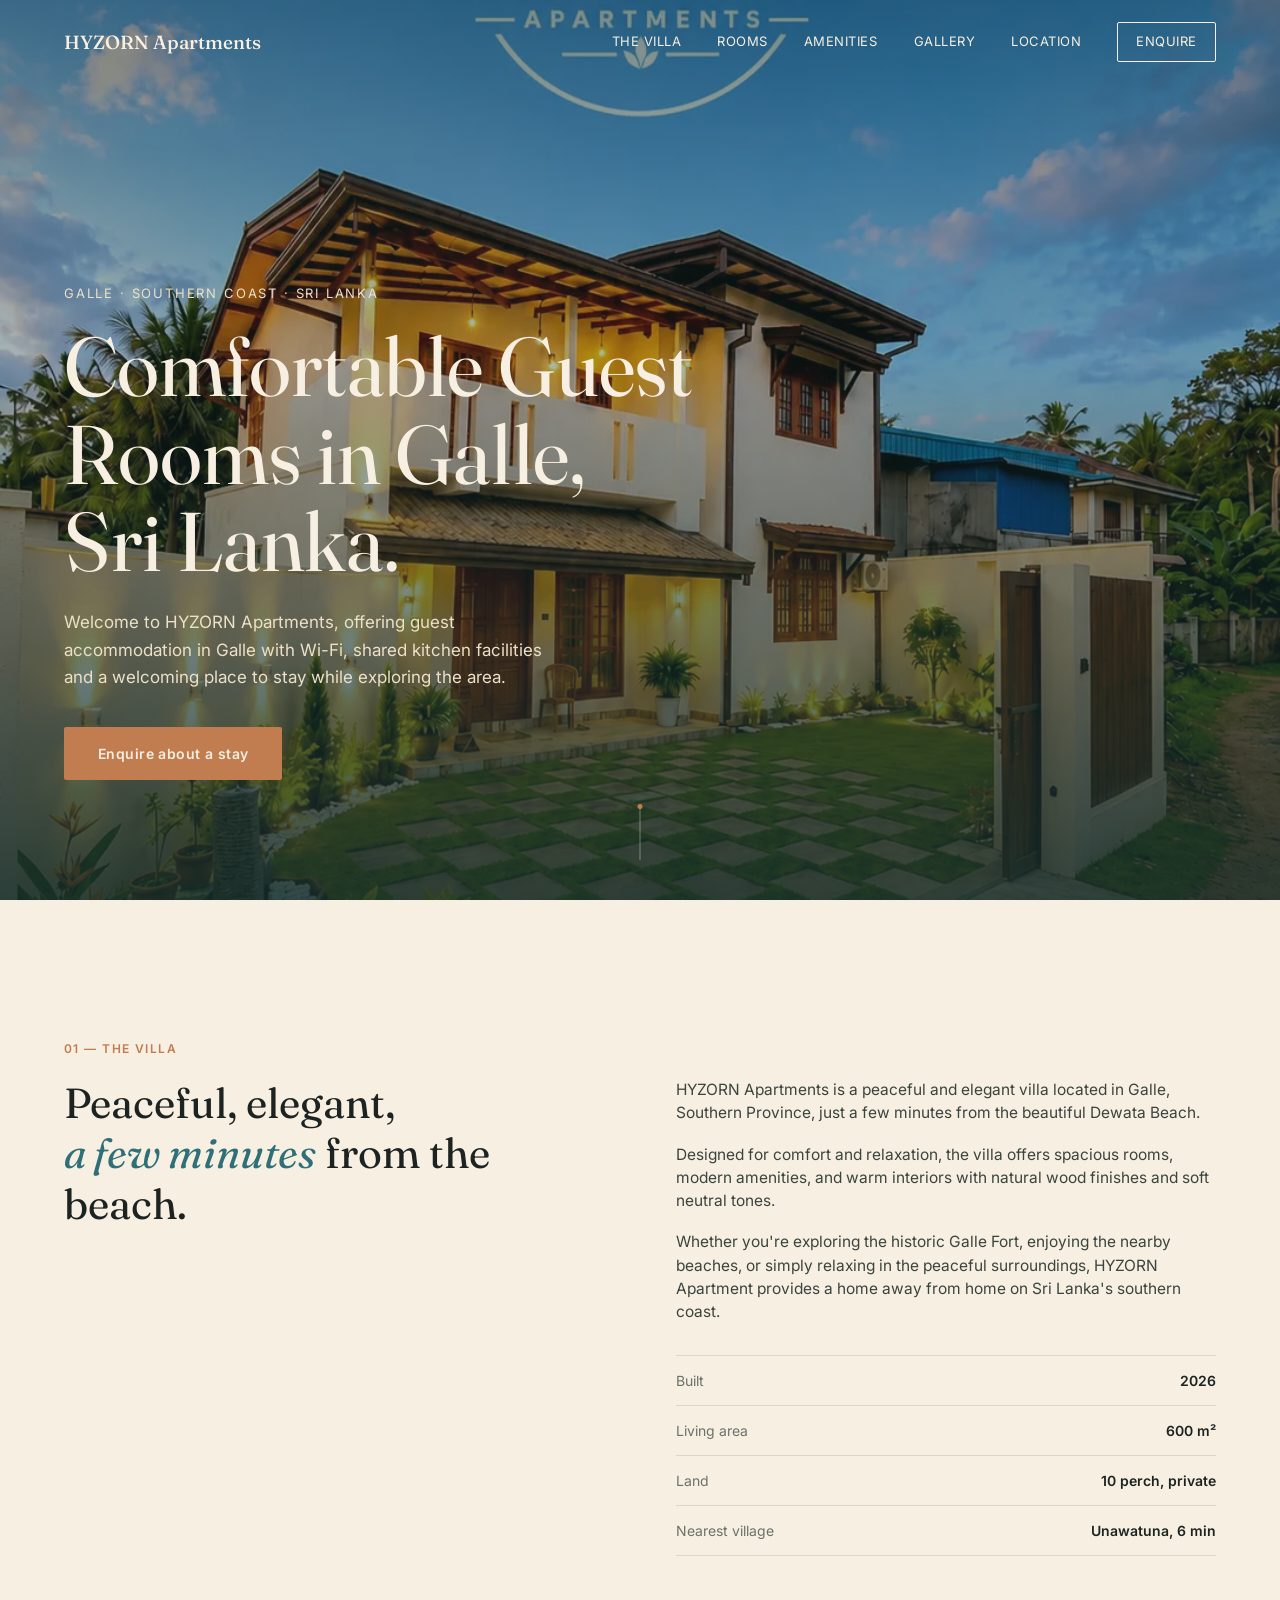
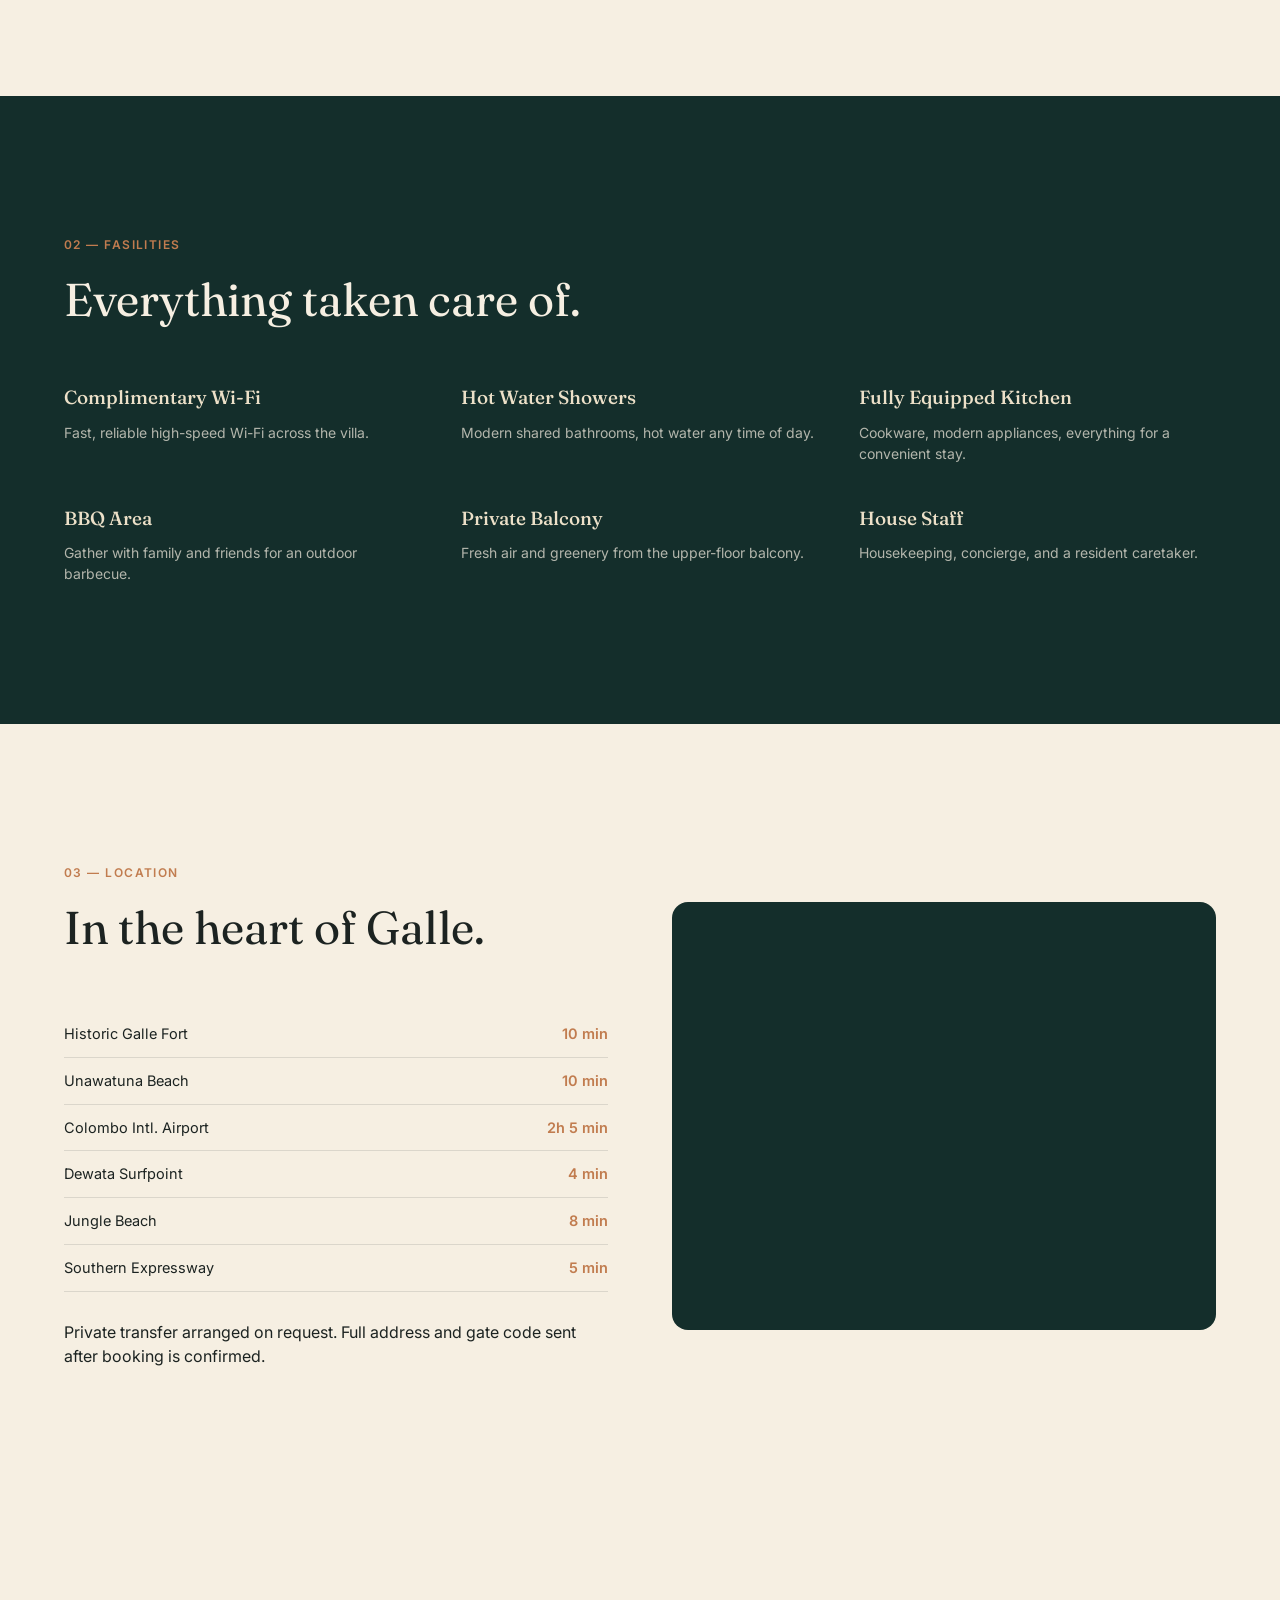
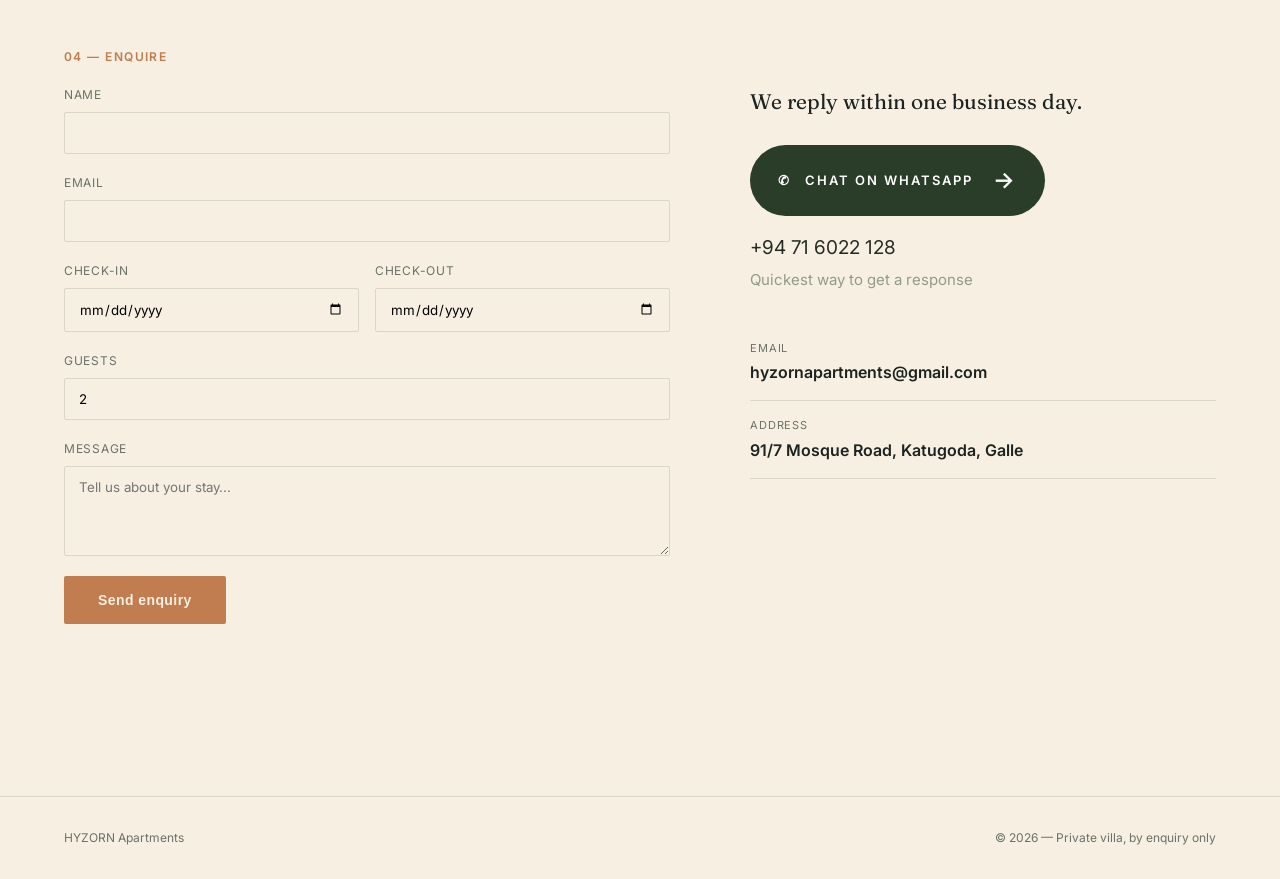
<file: index.html>
<!DOCTYPE html>
<html lang="en">
<head>
<meta charset="UTF-8">
<link rel="icon" type="image/png" href="/favicon.png">
<meta name="viewport" content="width=device-width, initial-scale=1.0">
<title>HYZORN Apartments | Guest Rooms in Galle, Sri Lanka</title>
<meta name="description" content="Discover HYZORN Apartments in Galle, Sri Lanka, offering comfortable guest rooms, Wi-Fi, shared kitchens and convenient access to local attractions.">
<link rel="canonical" href="https://hyzornapartments.com/">

<meta property="og:type" content="website">
<meta property="og:title" content="HYZORN Apartments | Galle, Sri Lanka">
<meta property="og:description" content="Explore guest accommodation at HYZORN Apartments in Galle, Sri Lanka.">
<meta property="og:url" content="https://hyzornapartments.com/">
<meta property="og:site_name" content="HYZORN Apartments">

<meta name="description" content="Hyzorn Apartment — a private villa in Galle, Sri Lanka. Five rooms, warm interiors, minutes from Unawatuna and Galle Fort.">
<link rel="preconnect" href="https://fonts.googleapis.com">
<link rel="preconnect" href="https://fonts.gstatic.com" crossorigin>
<link href="https://fonts.googleapis.com/css2?family=Fraunces:ital,opsz,wght@0,9..144,300;0,9..144,400;0,9..144,500;1,9..144,400;1,9..144,500&family=Inter:wght@400;500;600&display=swap" rel="stylesheet">
<link rel="stylesheet" href="css/style.css">
  
<script type="application/ld+json">
{
  "@context": "https://schema.org",
  "@type": "LodgingBusiness",
  "@id": "https://hyzornapartments.com/#lodging",
  "name": "HYZORN Apartments",
  "url": "https://hyzornapartments.com/",
  "description": "Guest accommodation in Galle, Sri Lanka, with Wi-Fi and shared kitchen facilities.",
  "address": {
    "@type": "PostalAddress",
    "addressLocality": "Galle",
    "addressCountry": "LK"
  },
  "amenityFeature": [
    {
      "@type": "LocationFeatureSpecification",
      "name": "Wi-Fi",
      "value": true
    },
    {
      "@type": "LocationFeatureSpecification",
      "name": "Shared kitchen",
      "value": true
    }
  ]
}
</script>

</head>
<body>

<!-- NAV -->
<header class="nav" id="siteNav">
  <a href="#hero" class="nav-mark">HYZORN Apartments</a>
  <button class="nav-toggle" id="navToggle" aria-label="Toggle menu">☰</button>
  <nav class="nav-links" id="navLinks">
    <a href="#about">The Villa</a>
    <a href="rooms.html">Rooms</a>
    <a href="#amenities">Amenities</a>
    <a href="gallery.html">Gallery</a>
    <a href="#location">Location</a>
    <a href="#contact" class="nav-cta">Enquire</a>
  </nav>
</header>

<main>

  <!-- HERO -->
  <section id="hero" class="hero">
    <div class="hero-media">
<img
  src="images/Hyzorn1.webp"
  alt="HYZORN Apartments guest accommodation in Galle, Sri Lanka"
  width="753"
  height="1000"
  fetchpriority="high"
>
      <div class="hero-scrim"></div>
    </div>
    <div class="hero-inner">
      <p class="hero-kicker reveal">Galle · Southern Coast · Sri Lanka</p>
      <h1 class="hero-title reveal">Comfortable Guest Rooms in Galle,<br>Sri Lanka.</h1>
      <p class="hero-sub reveal">Welcome to HYZORN Apartments, offering guest accommodation
  in Galle with Wi-Fi, shared kitchen facilities and a
  welcoming place to stay while exploring the area.</p>
      <a href="#contact" class="btn reveal">Enquire about a stay</a>
    </div>
    <a href="#about" class="hero-scroll" aria-label="Scroll down"><span></span></a>
  </section>

  <!-- ABOUT -->
  <section id="about" class="section about">
    <div class="section-kicker reveal">01 — The Villa</div>
    <div class="about-grid">
      <h2 class="about-heading reveal">Peaceful, elegant,<br><em>a few minutes</em> from the beach.</h2>
      <div class="about-copy reveal">
        <p>HYZORN Apartments is a peaceful and elegant villa located in Galle, Southern Province, just a few minutes from the beautiful Dewata Beach.</p>
        <p>Designed for comfort and relaxation, the villa offers spacious rooms, modern amenities, and warm interiors with natural wood finishes and soft neutral tones.</p>
        <p>Whether you're exploring the historic Galle Fort, enjoying the nearby beaches, or simply relaxing in the peaceful surroundings, HYZORN Apartment provides a home away from home on Sri Lanka's southern coast.</p>
        <dl class="about-facts">
          <div><dt>Built</dt><dd>2026</dd></div>
          <div><dt>Living area</dt><dd>600 m²</dd></div>
          <div><dt>Land</dt><dd>10 perch, private</dd></div>
          <div><dt>Nearest village</dt><dd>Unawatuna, 6 min</dd></div>
        </dl>
      </div>
    </div>
  </section>

  <!-- AMENITIES -->
  <section id="amenities" class="section amenities">
    <div class="amenities-inner">
      <div class="section-kicker reveal">02 — Fasilities</div>
      <h2 class="section-heading reveal">Everything taken care of.</h2>
      <div class="amenity-grid">
        <div class="amenity reveal"><h3>Complimentary Wi-Fi</h3><p>Fast, reliable high-speed Wi-Fi across the villa.</p></div>
        <div class="amenity reveal"><h3>Hot Water Showers</h3><p>Modern shared bathrooms, hot water any time of day.</p></div>
        <div class="amenity reveal"><h3>Fully Equipped Kitchen</h3><p>Cookware, modern appliances, everything for a convenient stay.</p></div>
        <div class="amenity reveal"><h3>BBQ Area</h3><p>Gather with family and friends for an outdoor barbecue.</p></div>
        <div class="amenity reveal"><h3>Private Balcony</h3><p>Fresh air and greenery from the upper-floor balcony.</p></div>
        <div class="amenity reveal"><h3>House Staff</h3><p>Housekeeping, concierge, and a resident caretaker.</p></div>
      </div>
    </div>
  </section>

  <!-- LOCATION -->
  <section id="location" class="section location">
    <div class="section-kicker reveal">03 — Location</div>
    <div class="location-grid">
      <div class="location-copy reveal">
        <h2 class="section-heading">In the heart of Galle.</h2>
        <ul class="location-list">
          <li><span>Historic Galle Fort</span><span>10 min</span></li>
          <li><span>Unawatuna Beach</span><span>10 min</span></li>
          <li><span>Colombo Intl. Airport</span><span>2h 5 min</span></li>
          <li><span>Dewata Surfpoint</span><span>4 min</span></li>
          <li><span>Jungle Beach</span><span>8 min</span></li>
          <li><span>Southern Expressway</span><span>5 min</span></li>
        </ul>
        <p>Private transfer arranged on request. Full address and gate code sent after booking is confirmed.</p>
      </div>
      <div class="location-map reveal">
  <iframe
    src="https://maps.google.com/maps?q=6.035954568076213%2C 80.24409383954817&amp;z=16&amp;output=embed"
    width="100%"
    height="100%"
    style="border:0;"
    allowfullscreen
    loading="lazy"
    referrerpolicy="no-referrer-when-downgrade"
    title="HYZORN Apartments Location - Galle">
  </iframe>
</div>
    </div>
  </section>

  <!-- CONTACT -->
  <section id="contact" class="section contact">
    <div class="section-kicker reveal">04 — Enquire</div>
    <div class="contact-grid">
    <form class="contact-form reveal" id="enquiryForm" action="https://api.web3forms.com/submit" method="POST">
  <input type="hidden" name="access_key" value="4732b302-238f-4365-b54c-f19b75fd3b62">
  <input type="hidden" name="subject" value="New enquiry — HYZORN Apartments">
  <input type="hidden" name="from_name" value="HYZORN Apartments Website">
  <!-- spam trap: leave hidden -->
  <input type="checkbox" name="botcheck" style="display:none" tabindex="-1" autocomplete="off">

  <div class="field-row">
    <label for="name">Name</label>
    <input type="text" id="name" name="name" required>
  </div>
  <div class="field-row">
    <label for="email">Email</label>
    <input type="email" id="email" name="email" required>
  </div>
  <div class="field-row two-col">
    <div>
      <label for="checkin">Check-in</label>
      <input type="date" id="checkin" name="checkin">
    </div>
    <div>
      <label for="checkout">Check-out</label>
      <input type="date" id="checkout" name="checkout">
    </div>
  </div>
  <div class="field-row">
    <label for="guests">Guests</label>
    <input type="number" id="guests" name="guests" min="1" max="10" value="2">
  </div>
  <div class="field-row">
    <label for="message">Message</label>
    <textarea id="message" name="message" rows="4" placeholder="Tell us about your stay..."></textarea>
  </div>
  <button type="submit" class="btn" id="submitBtn">Send enquiry</button>
  <p class="form-note" id="formNote" role="status"></p>
</form>
      <div class="contact-details reveal">
  <p class="lead">We reply within one business day.</p>

  <div class="whatsapp-contact">
    <a
      href="https://wa.me/94716022128"
      target="_blank"
      rel="noopener noreferrer"
      class="whatsapp-btn"
    >
      <span>✆</span>
      <span>CHAT ON WHATSAPP</span>
      <span class="whatsapp-arrow">→</span>
    </a>

    <a href="tel:+94716022128" class="whatsapp-phone">
      +94 71 6022 128
    </a>

    <p class="whatsapp-description">
      Quickest way to get a response
    </p>
  </div>

  <dl>
    <div>
      <dt>Email</dt>
      <dd>hyzornapartments@gmail.com</dd>
    </div>
    <div>
      <dt>Address</dt>
      <dd>91/7 Mosque Road, Katugoda, Galle</dd>
    </div>
  </dl>
</div>
  </section>

</main>

<footer class="footer">
  <span>HYZORN Apartments</span>
  <span>&copy; <span id="year"></span> — Private villa, by enquiry only</span>
</footer>

<script src="js/script.js"></script>
</body>
</html>
</file>
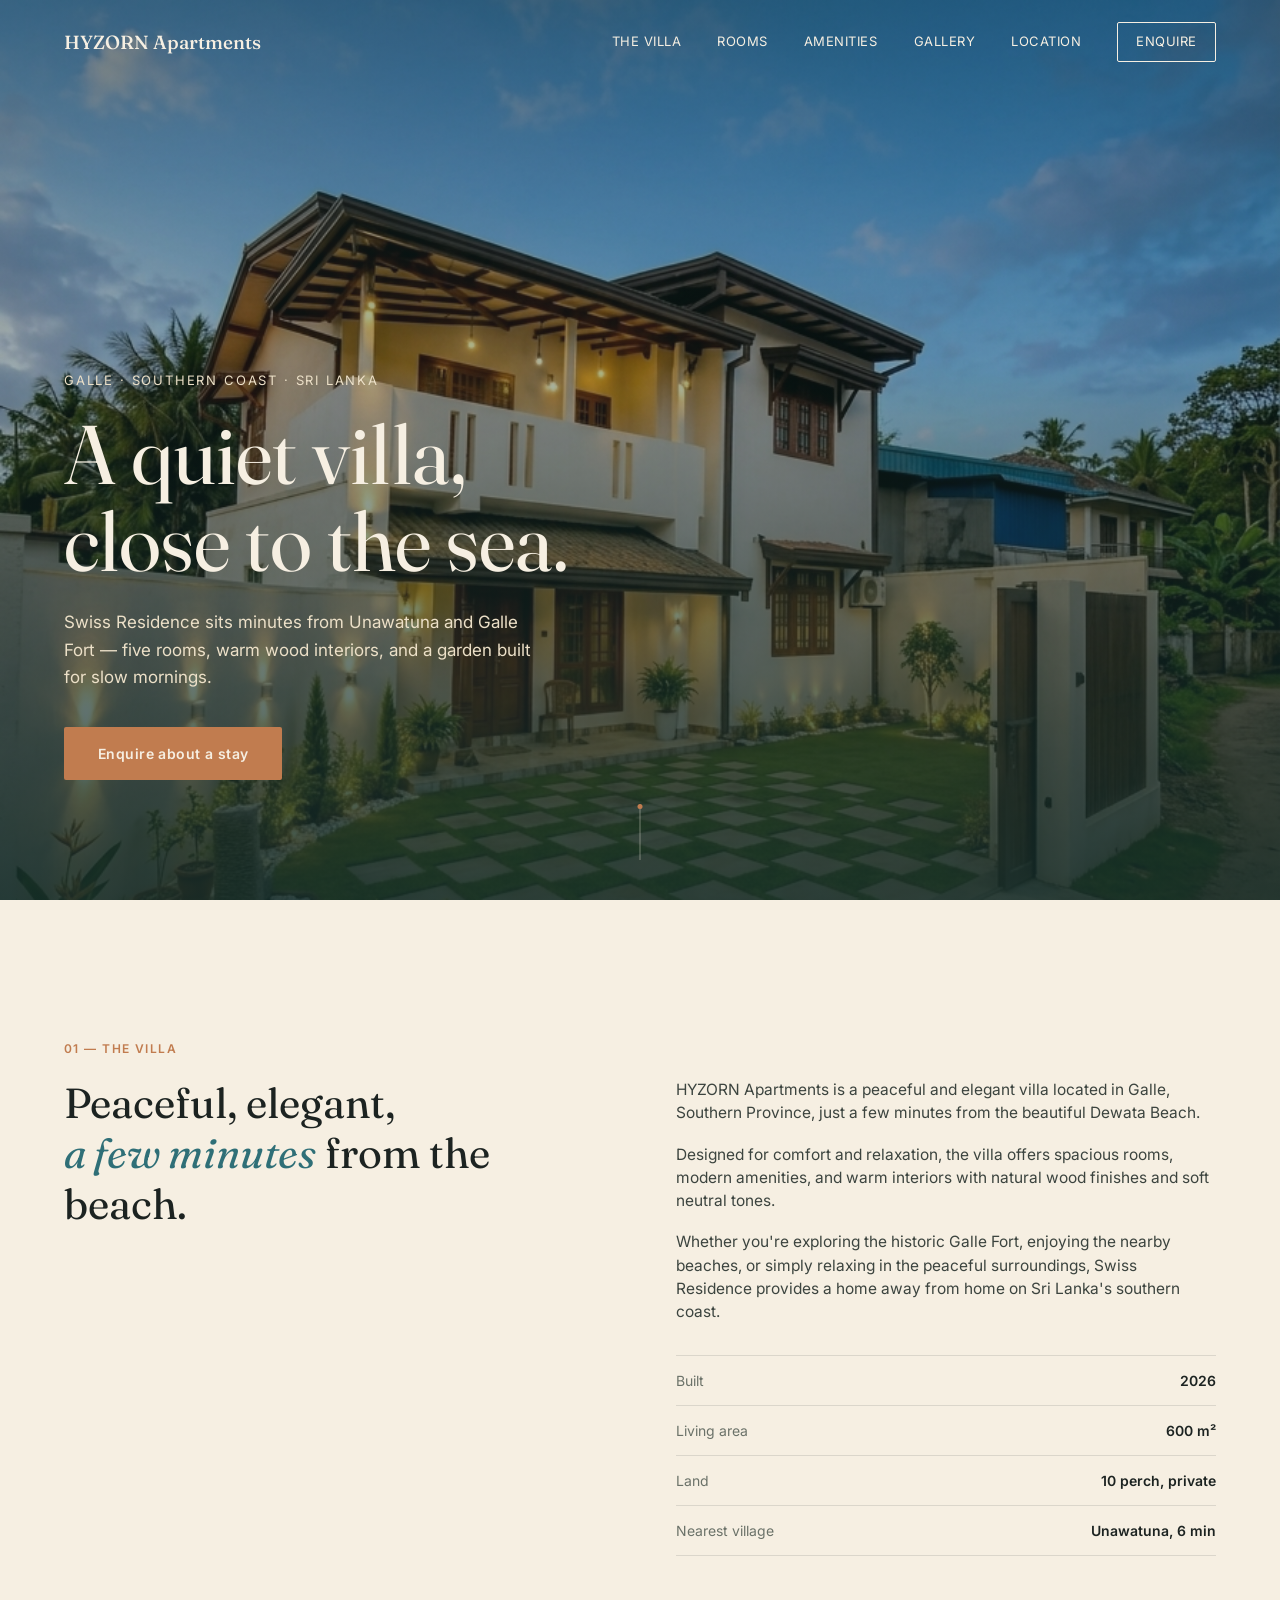
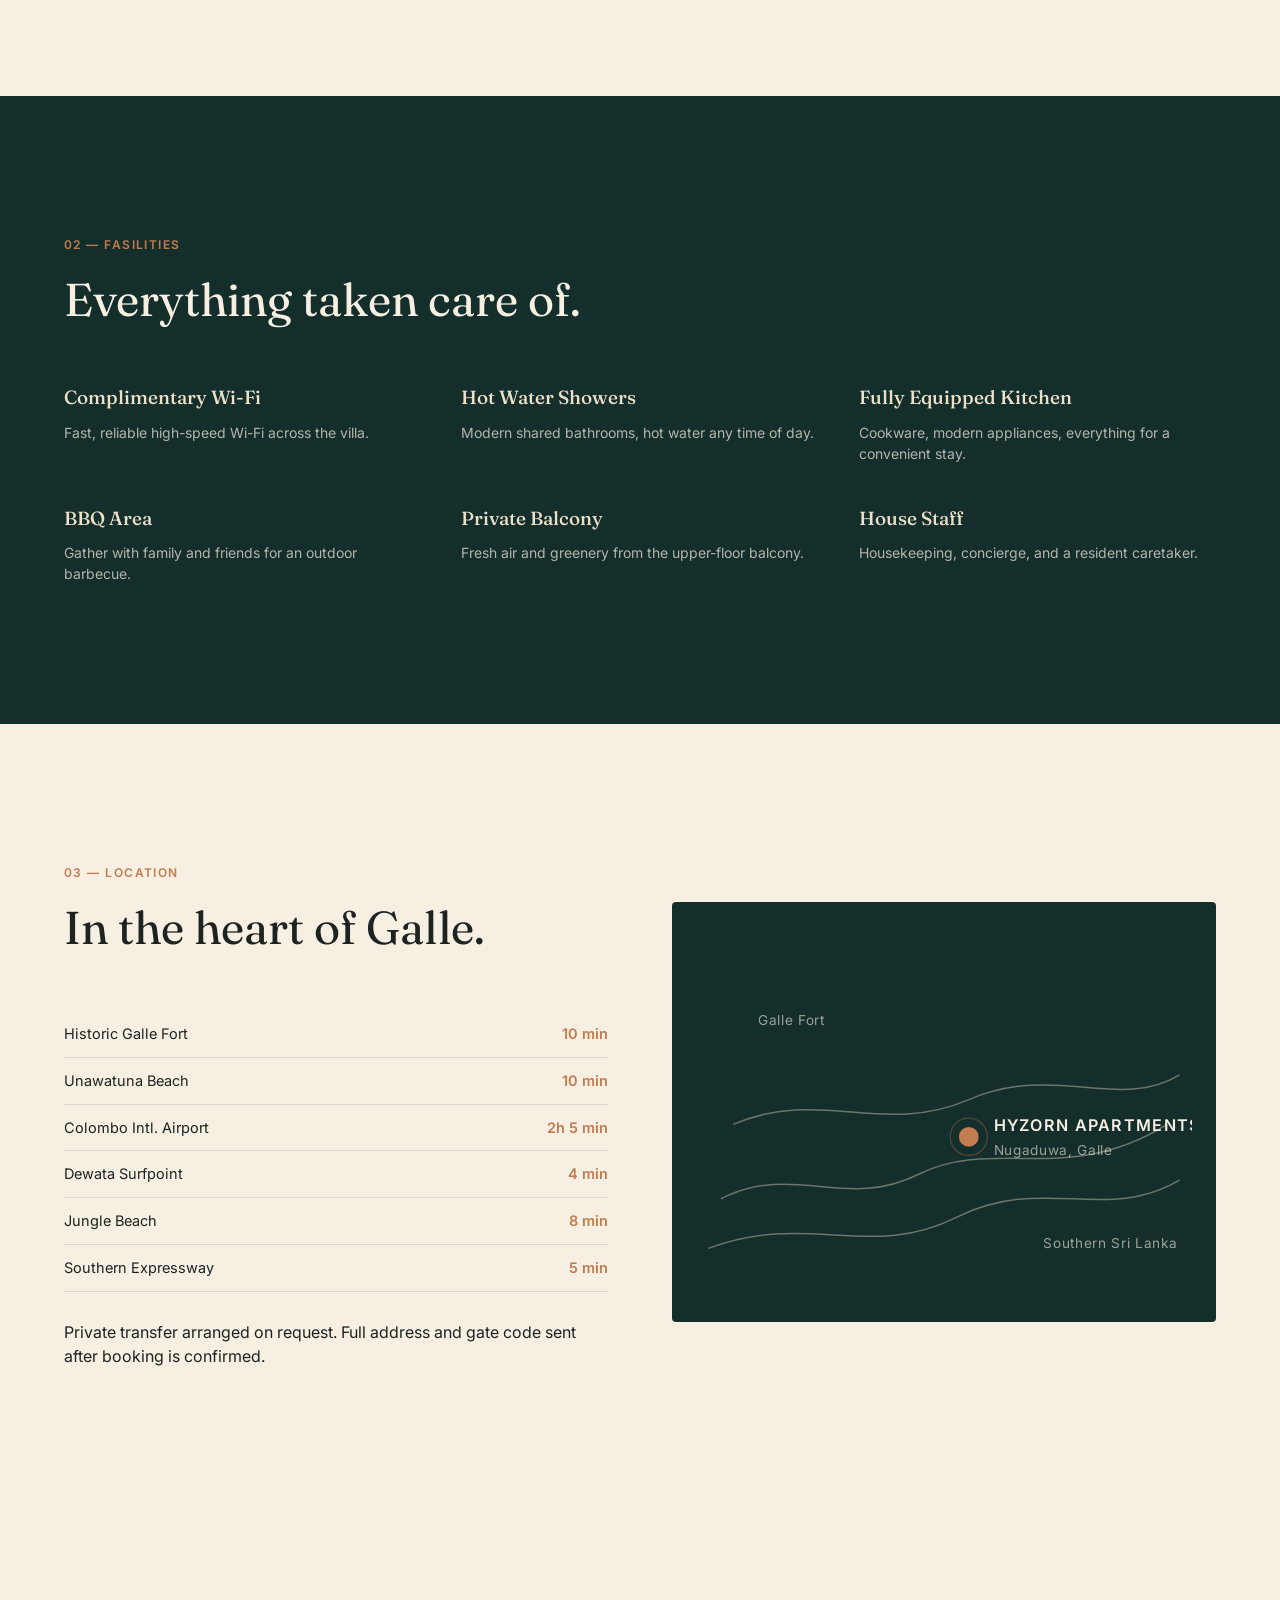
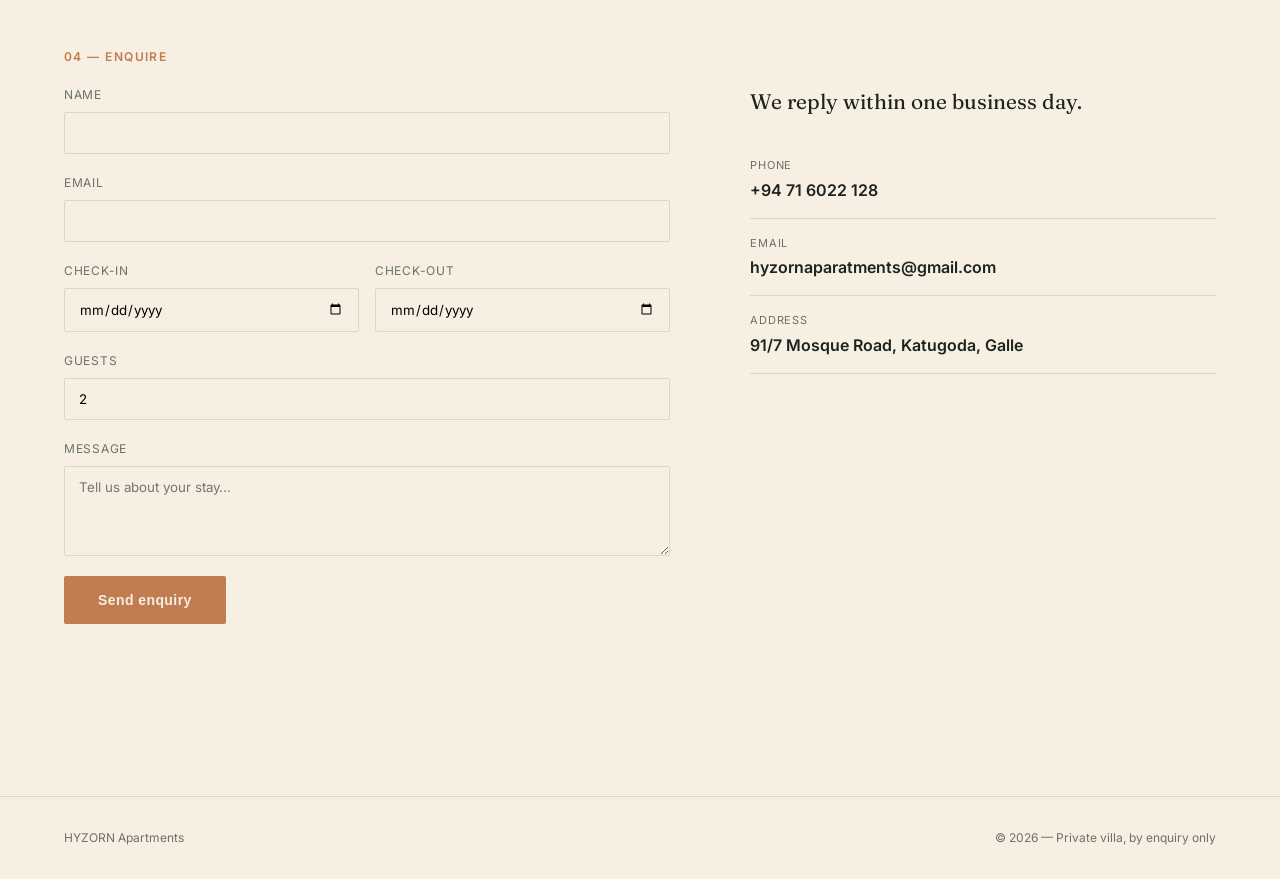
<file: Hyzorn/index.html>
<!DOCTYPE html>
<html lang="en">
<head>
<meta charset="UTF-8">
<meta name="viewport" content="width=device-width, initial-scale=1.0">
<title>HYZORN Apartments — Oceanview Villa, Galle</title>
<meta name="description" content="Swiss Residence — a private villa in Galle, Sri Lanka. Five rooms, warm interiors, minutes from Unawatuna and Galle Fort.">
<link rel="preconnect" href="https://fonts.googleapis.com">
<link rel="preconnect" href="https://fonts.gstatic.com" crossorigin>
<link href="https://fonts.googleapis.com/css2?family=Fraunces:ital,opsz,wght@0,9..144,300;0,9..144,400;0,9..144,500;1,9..144,400;1,9..144,500&family=Inter:wght@400;500;600&display=swap" rel="stylesheet">
<link rel="stylesheet" href="css/style.css">
</head>
<body>

<!-- NAV -->
<header class="nav" id="siteNav">
  <a href="#hero" class="nav-mark">HYZORN Apartments</a>
  <button class="nav-toggle" id="navToggle" aria-label="Toggle menu">☰</button>
  <nav class="nav-links" id="navLinks">
    <a href="#about">The Villa</a>
    <a href="rooms.html">Rooms</a>
    <a href="#amenities">Amenities</a>
    <a href="gallery.html">Gallery</a>
    <a href="#location">Location</a>
    <a href="#contact" class="nav-cta">Enquire</a>
  </nav>
</header>

<main>

  <!-- HERO -->
  <section id="hero" class="hero">
    <div class="hero-media">
      <img src="images/Villa1.png" alt="Swiss Residence villa exterior at dusk">
      <div class="hero-scrim"></div>
    </div>
    <div class="hero-inner">
      <p class="hero-kicker reveal">Galle · Southern Coast · Sri Lanka</p>
      <h1 class="hero-title reveal">A quiet villa,<br>close to the sea.</h1>
      <p class="hero-sub reveal">Swiss Residence sits minutes from Unawatuna and Galle Fort — five rooms, warm wood interiors, and a garden built for slow mornings.</p>
      <a href="#contact" class="btn reveal">Enquire about a stay</a>
    </div>
    <a href="#about" class="hero-scroll" aria-label="Scroll down"><span></span></a>
  </section>

  <!-- ABOUT -->
  <section id="about" class="section about">
    <div class="section-kicker reveal">01 — The Villa</div>
    <div class="about-grid">
      <h2 class="about-heading reveal">Peaceful, elegant,<br><em>a few minutes</em> from the beach.</h2>
      <div class="about-copy reveal">
        <p>HYZORN Apartments is a peaceful and elegant villa located in Galle, Southern Province, just a few minutes from the beautiful Dewata Beach.</p>
        <p>Designed for comfort and relaxation, the villa offers spacious rooms, modern amenities, and warm interiors with natural wood finishes and soft neutral tones.</p>
        <p>Whether you're exploring the historic Galle Fort, enjoying the nearby beaches, or simply relaxing in the peaceful surroundings, Swiss Residence provides a home away from home on Sri Lanka's southern coast.</p>
        <dl class="about-facts">
          <div><dt>Built</dt><dd>2026</dd></div>
          <div><dt>Living area</dt><dd>600 m²</dd></div>
          <div><dt>Land</dt><dd>10 perch, private</dd></div>
          <div><dt>Nearest village</dt><dd>Unawatuna, 6 min</dd></div>
        </dl>
      </div>
    </div>
  </section>

  <!-- AMENITIES -->
  <section id="amenities" class="section amenities">
    <div class="amenities-inner">
      <div class="section-kicker reveal">02 — Fasilities</div>
      <h2 class="section-heading reveal">Everything taken care of.</h2>
      <div class="amenity-grid">
        <div class="amenity reveal"><h3>Complimentary Wi-Fi</h3><p>Fast, reliable high-speed Wi-Fi across the villa.</p></div>
        <div class="amenity reveal"><h3>Hot Water Showers</h3><p>Modern shared bathrooms, hot water any time of day.</p></div>
        <div class="amenity reveal"><h3>Fully Equipped Kitchen</h3><p>Cookware, modern appliances, everything for a convenient stay.</p></div>
        <div class="amenity reveal"><h3>BBQ Area</h3><p>Gather with family and friends for an outdoor barbecue.</p></div>
        <div class="amenity reveal"><h3>Private Balcony</h3><p>Fresh air and greenery from the upper-floor balcony.</p></div>
        <div class="amenity reveal"><h3>House Staff</h3><p>Housekeeping, concierge, and a resident caretaker.</p></div>
      </div>
    </div>
  </section>

  <!-- LOCATION -->
  <section id="location" class="section location">
    <div class="section-kicker reveal">03 — Location</div>
    <div class="location-grid">
      <div class="location-copy reveal">
        <h2 class="section-heading">In the heart of Galle.</h2>
        <ul class="location-list">
          <li><span>Historic Galle Fort</span><span>10 min</span></li>
          <li><span>Unawatuna Beach</span><span>10 min</span></li>
          <li><span>Colombo Intl. Airport</span><span>2h 5 min</span></li>
          <li><span>Dewata Surfpoint</span><span>4 min</span></li>
          <li><span>Jungle Beach</span><span>8 min</span></li>
          <li><span>Southern Expressway</span><span>5 min</span></li>
        </ul>
        <p>Private transfer arranged on request. Full address and gate code sent after booking is confirmed.</p>
      </div>
      <div class="location-map reveal" role="img" aria-label="Stylised map showing Swiss Residence in Nugaduwa, Galle">
        <svg viewBox="0 0 400 300">
          <path class="map-contour" d="M20,220 C80,190 120,230 180,200 C240,170 300,210 380,160" />
          <path class="map-contour" d="M10,260 C90,230 140,270 210,235 C280,200 330,240 390,205" />
          <path class="map-contour" d="M30,160 C100,130 150,170 220,140 C290,110 340,150 390,120" />
          <circle cx="220" cy="170" r="8" class="map-pin"/>
          <circle cx="220" cy="170" r="15" class="map-radius"/>
          <text x="240" y="165" class="map-label">Hyzorn Apartments</text>
          <text x="240" y="185" class="map-small-label">Nugaduwa, Galle</text>
          <text x="50" y="80" class="map-small-label">Galle Fort</text>
          <text x="280" y="260" class="map-small-label">Southern Sri Lanka</text>
        </svg>
      </div>
    </div>
  </section>

  <!-- CONTACT -->
  <section id="contact" class="section contact">
    <div class="section-kicker reveal">04 — Enquire</div>
    <div class="contact-grid">
     <form class="contact-form reveal" id="enquiryForm">
  <input type="hidden" name="access_key" value="PASTE_YOUR_ACCESS_KEY_HERE">
  <input type="hidden" name="subject" value="New enquiry — HYZORN Apartments">
  <input type="hidden" name="from_name" value="HYZORN Apartments Website">
  <!-- spam trap: leave hidden -->
  <input type="checkbox" name="botcheck" style="display:none" tabindex="-1" autocomplete="off">

  <div class="field-row">
    <label for="name">Name</label>
    <input type="text" id="name" name="name" required>
  </div>
  <div class="field-row">
    <label for="email">Email</label>
    <input type="email" id="email" name="email" required>
  </div>
  <div class="field-row two-col">
    <div>
      <label for="checkin">Check-in</label>
      <input type="date" id="checkin" name="checkin">
    </div>
    <div>
      <label for="checkout">Check-out</label>
      <input type="date" id="checkout" name="checkout">
    </div>
  </div>
  <div class="field-row">
    <label for="guests">Guests</label>
    <input type="number" id="guests" name="guests" min="1" max="10" value="2">
  </div>
  <div class="field-row">
    <label for="message">Message</label>
    <textarea id="message" name="message" rows="4" placeholder="Tell us about your stay..."></textarea>
  </div>
  <button type="submit" class="btn" id="submitBtn">Send enquiry</button>
  <p class="form-note" id="formNote" role="status"></p>
</form>
      <div class="contact-details reveal">
        <p class="lead">We reply within one business day.</p>
        <dl>
          <div><dt>Phone</dt><dd>+94 71 6022 128</dd></div>
          <div><dt>Email</dt><dd>hyzornaparatments@gmail.com</dd></div>
          <div><dt>Address</dt><dd>91/7 Mosque Road, Katugoda, Galle</dd></div>
        </dl>
      </div>
    </div>
  </section>

</main>

<footer class="footer">
  <span>HYZORN Apartments</span>
  <span>&copy; <span id="year"></span> — Private villa, by enquiry only</span>
</footer>

<script src="js/script.js"></script>
</body>
</html>
</file>
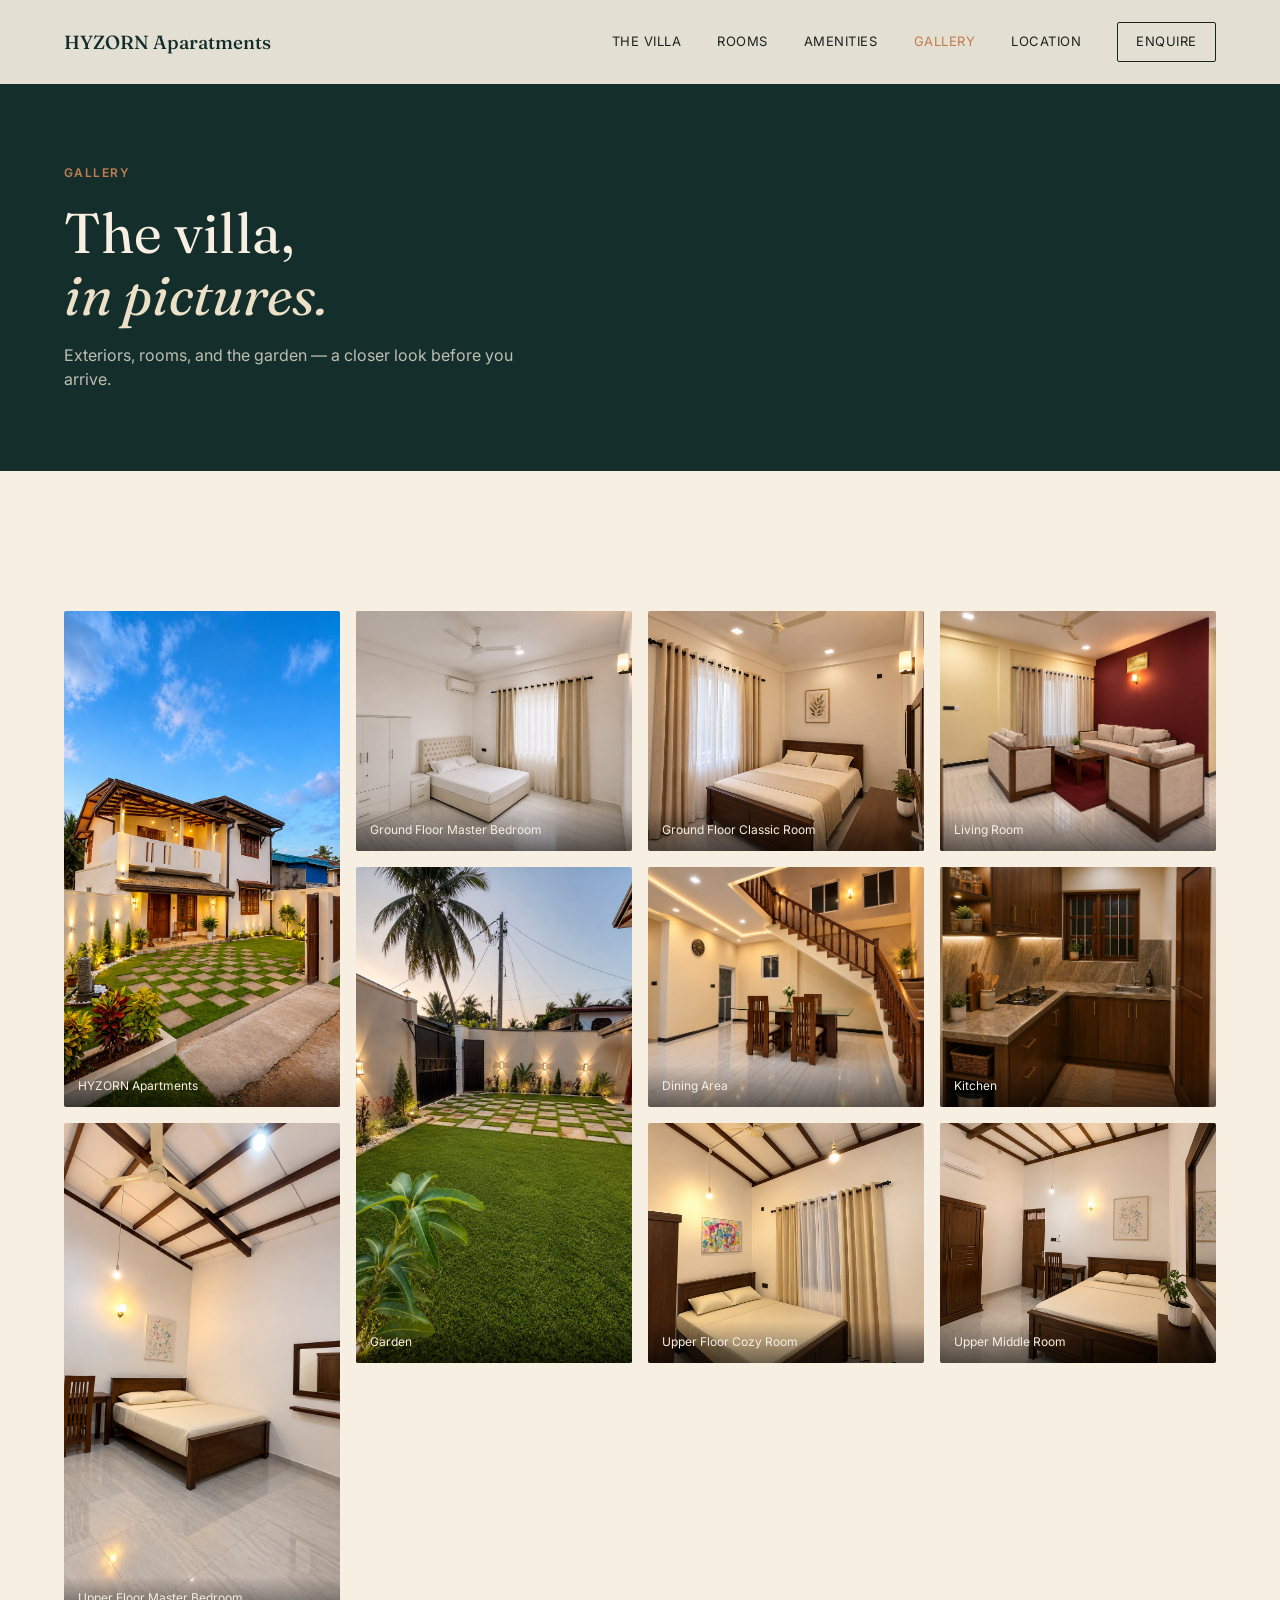
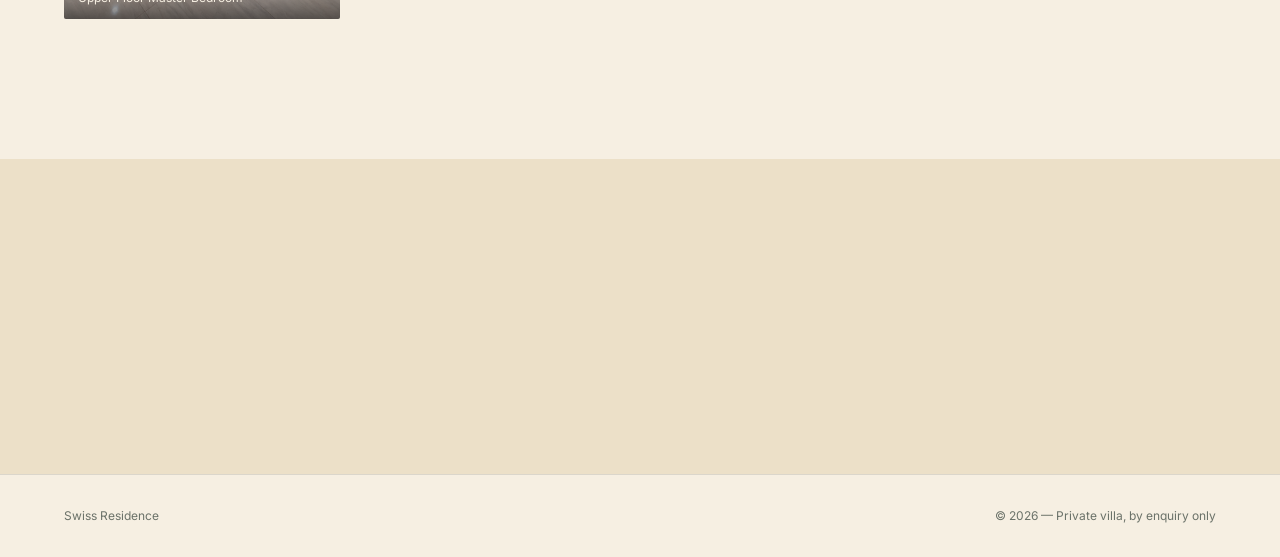
<file: gallery.html>
<!DOCTYPE html>
<html lang="en">
<head>
<meta charset="UTF-8">
<link rel="icon" type="image/png" href="/favicon.png">
<meta name="viewport" content="width=device-width, initial-scale=1.0">
<title>Gallery — HYZORN Aparatments, Galle</title>
<meta name="description" content="Photo gallery of Swiss Residence, a private villa in Galle, Sri Lanka.">
<link rel="preconnect" href="https://fonts.googleapis.com">
<link rel="preconnect" href="https://fonts.gstatic.com" crossorigin>
<link href="https://fonts.googleapis.com/css2?family=Fraunces:ital,opsz,wght@0,9..144,300;0,9..144,400;0,9..144,500;1,9..144,400;1,9..144,500&family=Inter:wght@400;500;600&display=swap" rel="stylesheet">
<link rel="stylesheet" href="css/style.css">
</head>
<body>

<!-- NAV -->
<header class="nav scrolled" id="siteNav">
  <a href="index.html" class="nav-mark">HYZORN Aparatments</a>
  <button class="nav-toggle" id="navToggle" aria-label="Toggle menu">☰</button>
  <nav class="nav-links" id="navLinks">
    <a href="index.html#about">The Villa</a>
    <a href="rooms.html">Rooms</a>
    <a href="index.html#amenities">Amenities</a>
    <a href="gallery.html" class="active">Gallery</a>
    <a href="index.html#location">Location</a>
    <a href="index.html#contact" class="nav-cta">Enquire</a>
  </nav>
</header>

<main>

  <!-- PAGE BANNER -->
  <section class="page-banner">
    <div class="page-banner-inner">
      <p class="section-kicker reveal">Gallery</p>
      <h1 class="page-title reveal">The villa,<br><em>in pictures.</em></h1>
      <p class="page-sub reveal">Exteriors, rooms, and the garden — a closer look before you arrive.</p>
    </div>
  </section>

  <!-- FULL GALLERY -->
  <section class="section gallery-full">
  <div class="gallery-grid gallery-grid-large">

  <figure class="g-item g-tall reveal">
    <img src="images/Hyzorn.png" alt="HYZORN Apartments exterior" loading="lazy">
    <figcaption>HYZORN Apartments</figcaption>
  </figure>

  <figure class="g-item reveal">
    <img src="images/room1.png" alt="Ground Floor Master Bedroom" loading="lazy">
    <figcaption>Ground Floor Master Bedroom</figcaption>
  </figure>

  <figure class="g-item reveal">
    <img src="images/room2.png" alt="Ground Floor Classic Room" loading="lazy">
    <figcaption>Ground Floor Classic Room</figcaption>
  </figure>

  <figure class="g-item reveal">
    <img src="images/image4.png" alt="Living room" loading="lazy">
    <figcaption>Living Room</figcaption>
  </figure>

  <figure class="g-item g-tall reveal">
    <img src="images/terrace.jpeg" alt="Garden area" loading="lazy">
    <figcaption>Garden</figcaption>
  </figure>

  <figure class="g-item reveal">
    <img src="images/image7.png" alt="Dining area" loading="lazy">
    <figcaption>Dining Area</figcaption>
  </figure>

  <figure class="g-item reveal">
    <img src="images/kitchen.jpeg" alt="Kitchen" loading="lazy">
    <figcaption>Kitchen</figcaption>
  </figure>

  <figure class="g-item g-tall reveal">
    <img src="images/room3.png" alt="Upper Floor Master Bedroom" loading="lazy">
    <figcaption>Upper Floor Master Bedroom</figcaption>
  </figure>

  <figure class="g-item reveal">
    <img src="images/room4.PNG" alt="Upper Floor Cozy Room" loading="lazy">
    <figcaption>Upper Floor Cozy Room</figcaption>
  </figure>

  <figure class="g-item reveal">
    <img src="images/room5.png" alt="Upper Middle Room" loading="lazy">
    <figcaption>Upper Middle Room</figcaption>
  </figure>

</div>
  </section>

  <!-- CTA BAND -->
  <section class="cta-band">
    <h2 class="reveal">Seen enough? Come stay.</h2>
    <a href="index.html#contact" class="btn reveal">Enquire now</a>
  </section>

</main>

<footer class="footer">
  <span>Swiss Residence</span>
  <span>&copy; <span id="year"></span> — Private villa, by enquiry only</span>
</footer>

<script src="js/script.js"></script>
</body>
</html>
</file>
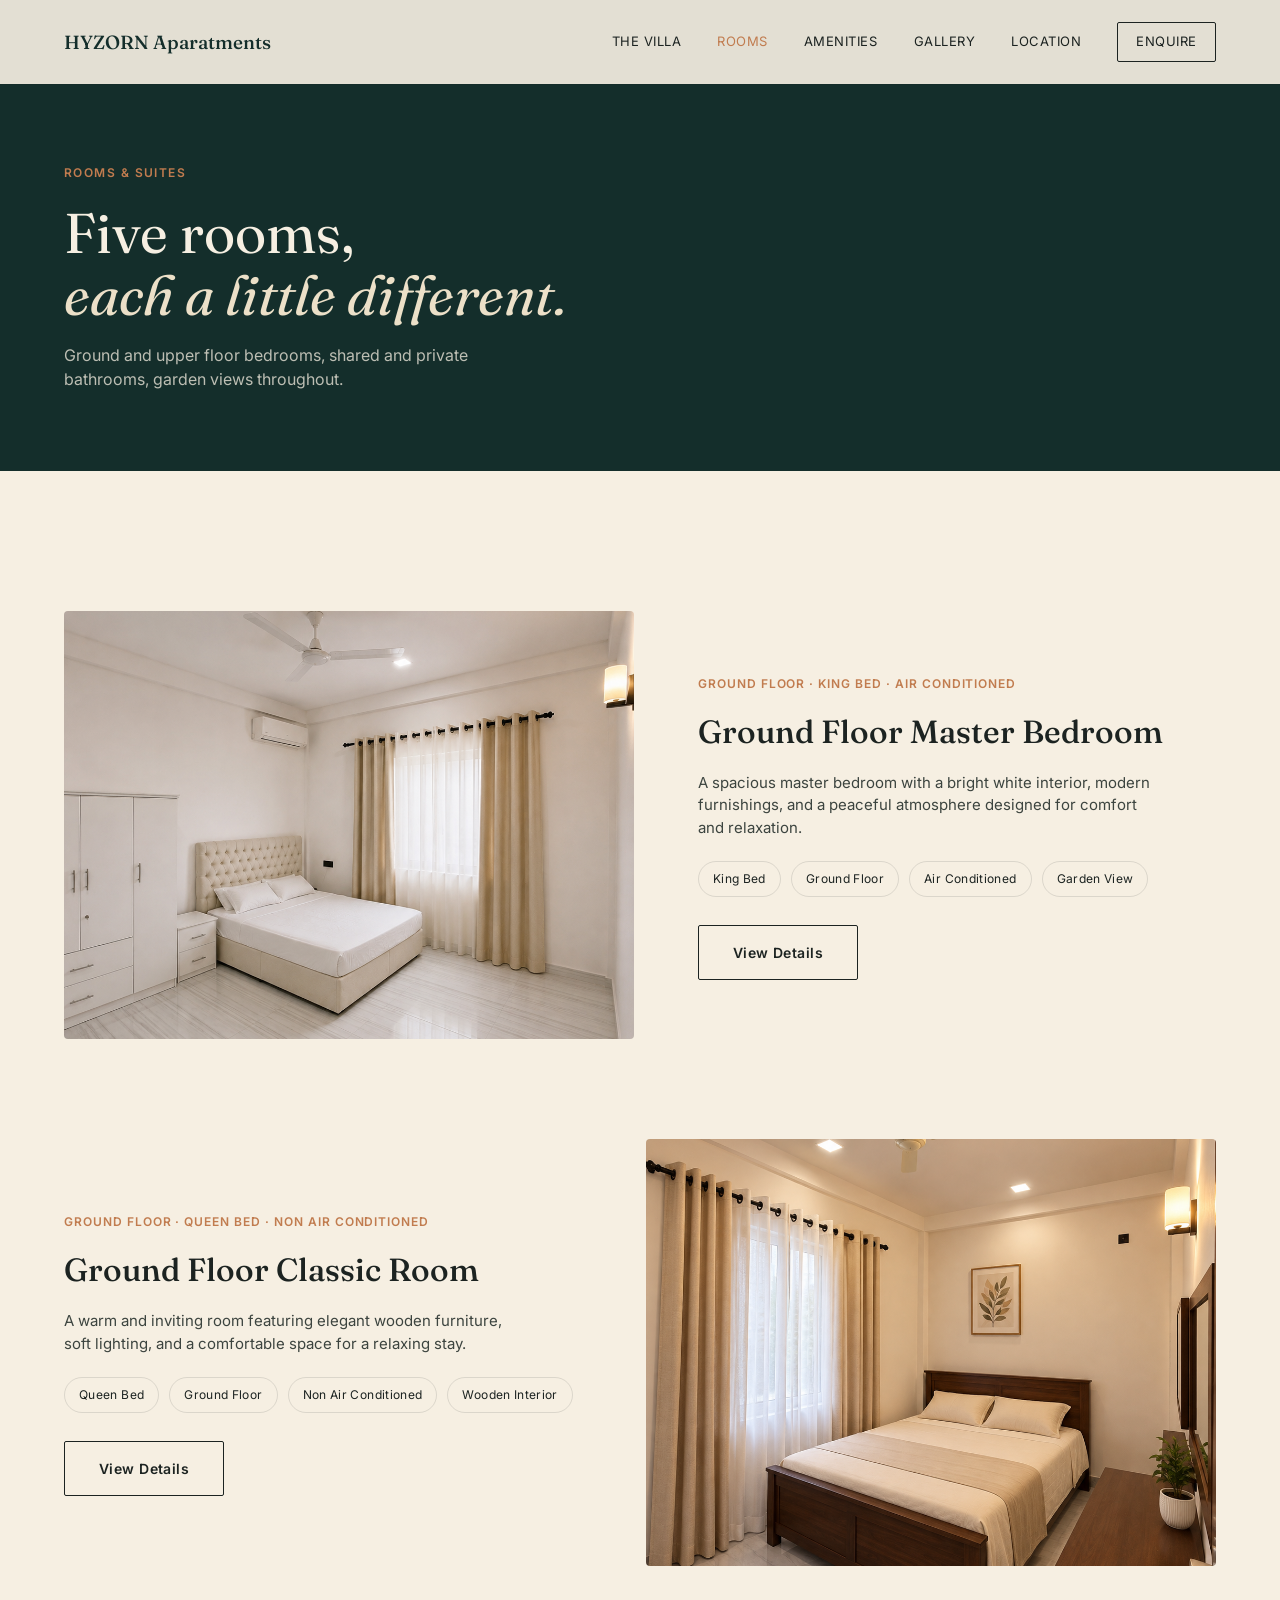
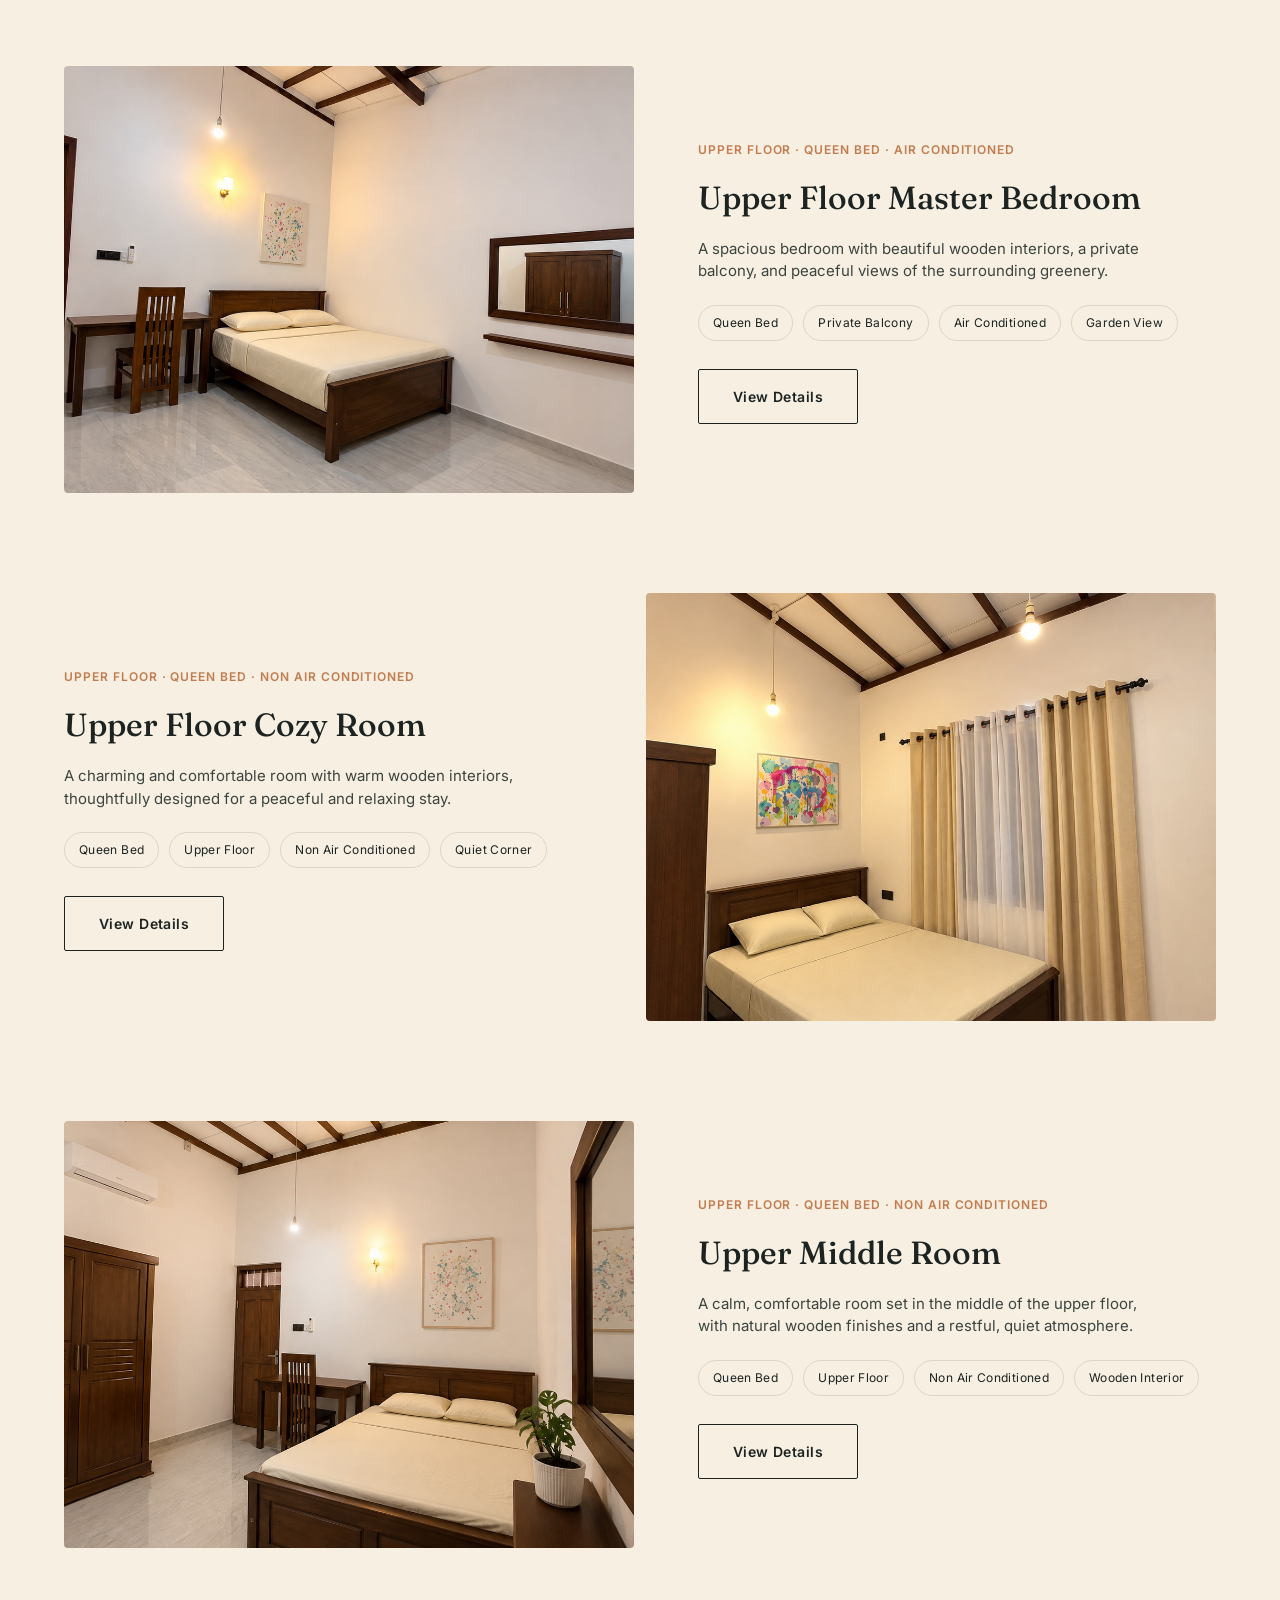
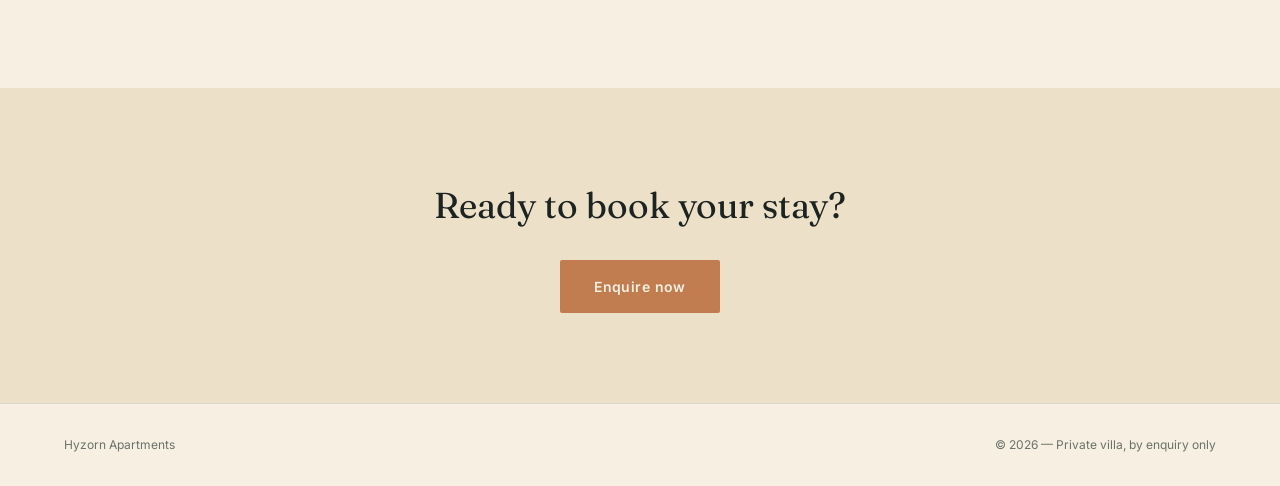
<file: rooms.html>
<!DOCTYPE html>
<html lang="en">
<head>
<meta charset="UTF-8">
<link rel="icon" type="image/png" href="/favicon.png">
<meta name="viewport" content="width=device-width, initial-scale=1.0">
<title>Guest Rooms in Galle, Sri Lanka | HYZORN Apartments</title>
<meta name="description" content="Explore air-conditioned and non-air-conditioned guest rooms at HYZORN Apartments in Galle, Sri Lanka, with shared bathrooms, kitchen facilities and Wi-Fi.">
<link rel="preconnect" href="https://fonts.googleapis.com">
<link rel="preconnect" href="https://fonts.gstatic.com" crossorigin>
<link href="https://fonts.googleapis.com/css2?family=Fraunces:ital,opsz,wght@0,9..144,300;0,9..144,400;0,9..144,500;1,9..144,400;1,9..144,500&family=Inter:wght@400;500;600&display=swap" rel="stylesheet">
<link rel="stylesheet" href="css/style.css">
</head>
<body>

<!-- NAV -->
<header class="nav scrolled" id="siteNav">
  <a href="index.html" class="nav-mark">HYZORN Aparatments</a>
  <button class="nav-toggle" id="navToggle" aria-label="Toggle menu">☰</button>
  <nav class="nav-links" id="navLinks">
    <a href="index.html#about">The Villa</a>
    <a href="rooms.html" class="active">Rooms</a>
    <a href="index.html#amenities">Amenities</a>
    <a href="gallery.html">Gallery</a>
    <a href="index.html#location">Location</a>
    <a href="index.html#contact" class="nav-cta">Enquire</a>
  </nav>
</header>

<main>

  <!-- PAGE BANNER -->
  <section class="page-banner">
    <div class="page-banner-inner">
      <p class="section-kicker reveal">Rooms &amp; Suites</p>
      <h1 class="page-title reveal">Five rooms,<br><em>each a little different.</em></h1>
      <p class="page-sub reveal">Ground and upper floor bedrooms, shared and private bathrooms, garden views throughout.</p>
    </div>
  </section>

  <!-- ROOM DETAIL LIST -->
 <section class="section room-detail-list">

  <!-- 1 -->
  <article class="room-detail reveal">
    <div class="room-detail-media">
      <img src="images/room1.png" alt="Ground Floor Master Bedroom at HYZORN Apartments">
    </div>
    <div class="room-detail-copy">
      <span class="room-detail-meta">Ground Floor · King Bed · Air Conditioned</span>
      <h2>Ground Floor Master Bedroom</h2>
      <p>A spacious master bedroom with a bright white interior, modern furnishings, and a peaceful atmosphere designed for comfort and relaxation.</p>
      <ul class="tag-list">
        <li>King Bed</li>
        <li>Ground Floor</li>
        <li>Air Conditioned</li>
        <li>Garden View</li>
      </ul>
      <a href="index.html#contact" class="btn btn-outline">View Details</a>
    </div>
  </article>

  <!-- 2 -->
  <article class="room-detail reveal reverse">
    <div class="room-detail-media">
      <img src="images/room2.png" alt="Ground Floor Classic Room at HYZORN Apartments">
    </div>
    <div class="room-detail-copy">
      <span class="room-detail-meta">Ground Floor · Queen Bed · Non Air Conditioned</span>
      <h2>Ground Floor Classic Room</h2>
      <p>A warm and inviting room featuring elegant wooden furniture, soft lighting, and a comfortable space for a relaxing stay.</p>
      <ul class="tag-list">
        <li>Queen Bed</li>
        <li>Ground Floor</li>
        <li>Non Air Conditioned</li>
        <li>Wooden Interior</li>
      </ul>
      <a href="index.html#contact" class="btn btn-outline">View Details</a>
    </div>
  </article>

  <!-- 3 -->
  <article class="room-detail reveal">
    <div class="room-detail-media">
      <img src="images/room3.png" alt="Upper Floor Master Bedroom at HYZORN Apartments">
    </div>
    <div class="room-detail-copy">
      <span class="room-detail-meta">Upper Floor · Queen Bed · Air Conditioned</span>
      <h2>Upper Floor Master Bedroom</h2>
      <p>A spacious bedroom with beautiful wooden interiors, a private balcony, and peaceful views of the surrounding greenery.</p>
      <ul class="tag-list">
        <li>Queen Bed</li>
        <li>Private Balcony</li>
        <li>Air Conditioned</li>
        <li>Garden View</li>
      </ul>
      <a href="index.html#contact" class="btn btn-outline">View Details</a>
    </div>
  </article>

  <!-- 4 -->
  <article class="room-detail reveal reverse">
    <div class="room-detail-media">
      <img src="images/room4.PNG" alt="Upper Floor Cozy Room at HYZORN Apartments">
    </div>
    <div class="room-detail-copy">
      <span class="room-detail-meta">Upper Floor · Queen Bed · Non Air Conditioned</span>
      <h2>Upper Floor Cozy Room</h2>
      <p>A charming and comfortable room with warm wooden interiors, thoughtfully designed for a peaceful and relaxing stay.</p>
      <ul class="tag-list">
        <li>Queen Bed</li>
        <li>Upper Floor</li>
        <li>Non Air Conditioned</li>
        <li>Quiet Corner</li>
      </ul>
      <a href="index.html#contact" class="btn btn-outline">View Details</a>
    </div>
  </article>

  <!-- 5 -->
  <article class="room-detail reveal">
    <div class="room-detail-media">
      <img src="images/room5.png" alt="Upper Middle Room at HYZORN Apartments">
    </div>
    <div class="room-detail-copy">
      <span class="room-detail-meta">Upper Floor · Queen Bed · Non Air Conditioned</span>
      <h2>Upper Middle Room</h2>
      <p>A calm, comfortable room set in the middle of the upper floor, with natural wooden finishes and a restful, quiet atmosphere.</p>
      <ul class="tag-list">
        <li>Queen Bed</li>
        <li>Upper Floor</li>
        <li>Non Air Conditioned</li>
        <li>Wooden Interior</li>
      </ul>
      <a href="index.html#contact" class="btn btn-outline">View Details</a>
    </div>
  </article>

</section>

  <!-- CTA BAND -->
  <section class="cta-band">
    <h2 class="reveal">Ready to book your stay?</h2>
    <a href="index.html#contact" class="btn reveal">Enquire now</a>
  </section>

</main>

<footer class="footer">
  <span>Hyzorn Apartments</span>
  <span>&copy; <span id="year"></span> — Private villa, by enquiry only</span>
</footer>

<script src="js/script.js"></script>
</body>
</html>
</file>
<file: css/style.css>
/* ============================================
   Swiss Residence — Oceanview / Cinematic theme
   Color:  deep #142e2b · ocean #2f6f77
           sand #f6efe2 · terracotta #c17c4f · ink #1c2321
   Type:   Fraunces (display, incl. italic) · Inter (body)
   ============================================ */

:root {
  --deep: #142e2b;
  --ocean: #2f6f77;
  --sand: #f6efe2;
  --sand-warm: #ece0c8;
  --terracotta: #c17c4f;
  --ink: #1c2321;
  --line: rgba(28, 35, 33, 0.12);

  --font-display: "Fraunces", Georgia, serif;
  --font-body: "Inter", -apple-system, BlinkMacSystemFont, sans-serif;

  --edge: 64px;
  --nav-h: 84px;
}

* { box-sizing: border-box; margin: 0; padding: 0; }
html { scroll-behavior: smooth; }

body {
  background: var(--sand);
  color: var(--ink);
  font-family: var(--font-body);
  line-height: 1.5;
  -webkit-font-smoothing: antialiased;
}

a { color: inherit; text-decoration: none; }
img { max-width: 100%; display: block; }
ul, dl { list-style: none; }

@media (prefers-reduced-motion: reduce) {
  html { scroll-behavior: auto; }
  * { transition: none !important; }
  .reveal { opacity: 1 !important; transform: none !important; }
}

a:focus-visible, button:focus-visible, input:focus-visible, textarea:focus-visible {
  outline: 2px solid var(--terracotta);
  outline-offset: 3px;
}

/* ============================================
   Scroll reveal (JS toggles .is-visible)
   ============================================ */

.reveal {
  opacity: 0;
  transform: translateY(28px);
  transition: opacity 0.8s ease, transform 0.8s ease;
}
.reveal.is-visible { opacity: 1; transform: translateY(0); }
/* stagger children inside grids slightly */
.room-card.reveal:nth-child(2) { transition-delay: 0.08s; }
.room-card.reveal:nth-child(3) { transition-delay: 0.16s; }
.room-card.reveal:nth-child(4) { transition-delay: 0.24s; }
.room-card.reveal:nth-child(5) { transition-delay: 0.32s; }
.amenity.reveal:nth-child(2) { transition-delay: 0.06s; }
.amenity.reveal:nth-child(3) { transition-delay: 0.12s; }
.amenity.reveal:nth-child(4) { transition-delay: 0.18s; }
.amenity.reveal:nth-child(5) { transition-delay: 0.24s; }
.amenity.reveal:nth-child(6) { transition-delay: 0.3s; }

/* ============================================
   Nav
   ============================================ */

.nav {
  position: fixed;
  top: 0; left: 0; right: 0;
  height: var(--nav-h);
  z-index: 100;
  display: flex;
  align-items: center;
  justify-content: space-between;
  padding: 0 var(--edge);
  background: transparent;
  transition: background 0.35s ease, box-shadow 0.35s ease, padding 0.35s ease;
}
.nav.scrolled {
  background: rgba(246, 239, 226, 0.92);
  backdrop-filter: blur(8px);
  box-shadow: 0 1px 0 var(--line);
}
.nav-mark {
  font-family: var(--font-display);
  font-weight: 500;
  font-size: 19px;
  color: var(--sand);
  transition: color 0.35s ease;
}
.nav.scrolled .nav-mark { color: var(--deep); }

.nav-links {
  display: flex;
  align-items: center;
  gap: 36px;
  font-size: 13px;
  letter-spacing: 0.04em;
  text-transform: uppercase;
  color: var(--sand);
  transition: color 0.35s ease;
}
.nav.scrolled .nav-links { color: var(--ink); }
.nav-links a:hover { color: var(--terracotta); }
.nav-cta {
  border: 1px solid currentColor;
  padding: 9px 18px;
  border-radius: 2px;
}

.nav-toggle {
  display: none;
  background: none;
  border: none;
  font-size: 20px;
  color: var(--sand);
  cursor: pointer;
}
.nav.scrolled .nav-toggle { color: var(--ink); }

/* ============================================
   Hero
   ============================================ */

.hero {
  position: relative;
  min-height: 100vh;
  display: flex;
  align-items: flex-end;
  color: var(--sand);
  overflow: hidden;
}

.hero-media {
  position: absolute;
  inset: 0;
  z-index: 0;
}
.hero-media img {
  width: 100%; height: 100%;
  object-fit: cover;
  object-position: center;
}
.hero-scrim {
  position: absolute;
  inset: 0;
  background: linear-gradient(180deg,
    rgba(20, 46, 43, 0.55) 0%,
    rgba(20, 46, 43, 0.35) 40%,
    rgba(20, 46, 43, 0.85) 100%);
}

.hero-inner {
  position: relative;
  z-index: 1;
  padding: 0 var(--edge) 120px;
  max-width: 780px;
}

.hero-kicker {
  font-size: 13px;
  letter-spacing: 0.14em;
  text-transform: uppercase;
  color: var(--sand-warm);
  margin-bottom: 20px;
}

.hero-title {
  font-family: var(--font-display);
  font-weight: 400;
  font-size: clamp(42px, 6.5vw, 84px);
  line-height: 1.05;
  margin-bottom: 24px;
}
.hero-title em {
  font-style: italic;
  font-weight: 400;
}

.hero-sub {
  font-size: 17px;
  color: var(--sand-warm);
  max-width: 480px;
  margin-bottom: 36px;
  line-height: 1.6;
}

.btn {
  display: inline-block;
  background: var(--terracotta);
  color: var(--sand);
  font-weight: 600;
  font-size: 14px;
  letter-spacing: 0.03em;
  padding: 16px 34px;
  border: none;
  border-radius: 2px;
  cursor: pointer;
  transition: background 0.2s ease, transform 0.2s ease;
}
.btn:hover { background: var(--deep); transform: translateY(-1px); }

.hero-scroll {
  position: absolute;
  bottom: 40px; left: 50%;
  transform: translateX(-50%);
  z-index: 1;
  width: 1px; height: 56px;
  background: rgba(246, 239, 226, 0.4);
}
.hero-scroll span {
  position: absolute;
  top: 0; left: -2px;
  width: 5px; height: 5px;
  border-radius: 50%;
  background: var(--terracotta);
  animation: cueMove 2.2s ease-in-out infinite;
}
@keyframes cueMove {
  0% { top: 0; opacity: 1; }
  90% { opacity: 1; }
  100% { top: 50px; opacity: 0; }
}

/* ============================================
   Section shell
   ============================================ */

.section {
  padding: 140px var(--edge);
  max-width: 1320px;
  margin: 0 auto;
}

.section-kicker {
  font-size: 12px;
  font-weight: 600;
  letter-spacing: 0.12em;
  text-transform: uppercase;
  color: var(--terracotta);
  margin-bottom: 20px;
}

.section-heading {
  font-family: var(--font-display);
  font-weight: 400;
  font-size: clamp(30px, 3.6vw, 46px);
  line-height: 1.15;
  max-width: 720px;
  margin-bottom: 56px;
}

/* ============================================
   About
   ============================================ */

.about-grid {
  display: grid;
  grid-template-columns: 1fr 1fr;
  gap: 72px;
  align-items: start;
}
.about-heading {
  font-family: var(--font-display);
  font-weight: 400;
  font-size: clamp(28px, 3.4vw, 42px);
  line-height: 1.2;
}
.about-heading em { font-style: italic; color: var(--ocean); }

.about-copy p {
  font-size: 15.5px;
  color: #3c443f;
  margin-bottom: 18px;
}

.about-facts {
  margin-top: 32px;
  border-top: 1px solid var(--line);
}
.about-facts div {
  display: flex;
  justify-content: space-between;
  padding: 14px 0;
  border-bottom: 1px solid var(--line);
  font-size: 14px;
}
.about-facts dt { color: #6b7269; }
.about-facts dd { font-weight: 600; }

/* ============================================
   Rooms
   ============================================ */

.room-list {
  display: grid;
  grid-template-columns: repeat(3, 1fr);
  gap: 1px;
  background: var(--line);
  border: 1px solid var(--line);
}
.room-card {
  background: var(--sand);
  padding: 40px 32px;
}
.room-no {
  font-family: var(--font-display);
  font-style: italic;
  font-size: 22px;
  color: var(--terracotta);
  display: block;
  margin-bottom: 16px;
}
.room-card h3 {
  font-family: var(--font-display);
  font-weight: 500;
  font-size: 20px;
  margin-bottom: 10px;
}
.room-card p { font-size: 14px; color: #3c443f; margin-bottom: 16px; }
.room-tag {
  font-size: 11px;
  letter-spacing: 0.05em;
  text-transform: uppercase;
  color: var(--ocean);
}

/* ============================================
   Amenities (full-bleed deep band)
   ============================================ */

.amenities {
  background: var(--deep);
  color: var(--sand);
  max-width: none;
  padding: 0;
}
.amenities-inner {
  max-width: 1320px;
  margin: 0 auto;
  padding: 140px var(--edge);
}
.amenities .section-heading { color: var(--sand); }
.amenity-grid {
  display: grid;
  grid-template-columns: repeat(3, 1fr);
  gap: 40px;
}
.amenity h3 {
  font-family: var(--font-display);
  font-weight: 500;
  font-size: 19px;
  margin-bottom: 10px;
  color: var(--sand-warm);
}
.amenity p { font-size: 14px; color: rgba(246, 239, 226, 0.7); }

/* ============================================
   Gallery
   ============================================ */

.gallery-grid {
  display: grid;
  grid-template-columns: repeat(4, 1fr);
  grid-auto-rows: 200px;
  gap: 16px;
}
.g-item { position: relative; overflow: hidden; border-radius: 2px; }
.g-tall { grid-row: span 2; }
.g-item img {
  width: 100%; height: 100%;
  object-fit: cover;
  transition: transform 0.5s ease;
}
.g-item:hover img { transform: scale(1.05); }

.ph { width: 100%; height: 100%; background: linear-gradient(135deg, var(--ocean), var(--deep)); }
.ph[data-tone="3"] { background: linear-gradient(135deg, #2f6f77, #142e2b); }
.ph[data-tone="4"] { background: linear-gradient(135deg, #c17c4f, #6b3f24); }
.ph[data-tone="6"] { background: linear-gradient(135deg, #6b7269, #232821); }

.g-item figcaption {
  position: absolute;
  bottom: 0; left: 0; right: 0;
  padding: 12px 14px;
  font-size: 12px;
  color: var(--sand);
  background: linear-gradient(transparent, rgba(0,0,0,0.55));
}

.gallery-note {
  margin-top: 24px;
  font-size: 13px;
  color: #6b7269;
}
.gallery-note code {
  background: var(--line);
  padding: 2px 6px;
  border-radius: 2px;
  font-family: monospace;
}

/* ============================================
   Location
   ============================================ */

.location-grid {
  display: grid;
  grid-template-columns: 1fr 1fr;
  gap: 64px;
  align-items: start;
}
.location-list { margin: 28px 0; }
.location-list li {
  display: flex;
  justify-content: space-between;
  padding: 12px 0;
  border-bottom: 1px solid var(--line);
  font-size: 14.5px;
}
.location-list li span:last-child { color: var(--terracotta); font-weight: 600; }

.location-map {
  background: var(--deep);
  border-radius: 4px;
  padding: 24px;
  overflow: hidden;
}
.location-map svg { width: 100%; height: auto; display: block; }
.map-contour { fill: none; stroke: var(--sand-warm); stroke-width: 1.2; opacity: 0.4; }
.map-pin { fill: var(--terracotta); }
.map-radius { fill: none; stroke: var(--terracotta); stroke-width: 1; opacity: 0.35; }
.map-label {
  fill: var(--sand);
  font-size: 13px;
  font-family: var(--font-body);
  font-weight: 600;
  letter-spacing: 0.08em;
  text-transform: uppercase;
}
.map-small-label { fill: rgba(246,239,226,0.6); font-size: 11px; font-family: var(--font-body); letter-spacing: 0.05em; }

/* ============================================
   Contact
   ============================================ */

.contact-grid {
  display: grid;
  grid-template-columns: 1.3fr 1fr;
  gap: 80px;
}
.field-row { margin-bottom: 20px; display: flex; flex-direction: column; gap: 8px; }
.field-row label {
  font-size: 12px;
  letter-spacing: 0.06em;
  text-transform: uppercase;
  color: #6b7269;
}
.field-row input, .field-row textarea {
  border: 1px solid var(--line);
  background: transparent;
  padding: 12px 14px;
  border-radius: 2px;
  font-family: inherit;
}
.field-row input:focus, .field-row textarea:focus { border-color: var(--terracotta); }
.two-col { flex-direction: row; gap: 16px; }
.two-col > div { flex: 1; display: flex; flex-direction: column; gap: 8px; }

.form-note { margin-top: 14px; font-size: 13px; color: var(--ocean); min-height: 18px; }

.contact-details .lead {
  font-family: var(--font-display);
  font-size: 21px;
  margin-bottom: 24px;
}
.contact-details dl div {
  display: flex;
  flex-direction: column;
  gap: 4px;
  padding: 16px 0;
  border-bottom: 1px solid var(--line);
}
.contact-details dt { font-size: 11px; letter-spacing: 0.08em; text-transform: uppercase; color: #6b7269; }
.contact-details dd { font-weight: 600; }

/* ============================================
   Interior page banner (Rooms / Gallery)
   ============================================ */

.page-banner {
  background: var(--deep);
  color: var(--sand);
  padding: calc(var(--nav-h) + 80px) var(--edge) 80px;
}
.page-banner-inner { max-width: 720px; }
.page-banner .section-kicker { color: var(--terracotta); }
.page-title {
  font-family: var(--font-display);
  font-weight: 400;
  font-size: clamp(34px, 5vw, 56px);
  line-height: 1.1;
  margin-bottom: 18px;
}
.page-title em { font-style: italic; color: var(--sand-warm); }
.page-sub { font-size: 16px; color: rgba(246, 239, 226, 0.75); max-width: 480px; }

.nav-links a.active { color: var(--terracotta); }

/* ============================================
   Room detail rows (Rooms page)
   ============================================ */

.room-detail-list { display: flex; flex-direction: column; gap: 100px; }

.room-detail {
  display: grid;
  grid-template-columns: 1.1fr 1fr;
  gap: 64px;
  align-items: center;
}
.room-detail.reverse { direction: rtl; }
.room-detail.reverse > * { direction: ltr; }

.room-detail-media {
  aspect-ratio: 4 / 3;
  border-radius: 4px;
  overflow: hidden;
}
.room-detail-media .ph { width: 100%; height: 100%; }
.room-detail-media img { width: 100%; height: 100%; object-fit: cover; }

.room-detail-meta {
  font-size: 12px;
  letter-spacing: 0.08em;
  text-transform: uppercase;
  color: var(--terracotta);
  font-weight: 600;
}
.room-detail-copy h2 {
  font-family: var(--font-display);
  font-weight: 500;
  font-size: clamp(24px, 2.6vw, 32px);
  margin: 14px 0 16px;
}
.room-detail-copy p {
  font-size: 15px;
  color: #3c443f;
  margin-bottom: 22px;
  max-width: 460px;
}

.tag-list {
  display: flex;
  flex-wrap: wrap;
  gap: 10px;
  margin-bottom: 28px;
}
.tag-list li {
  font-size: 12px;
  letter-spacing: 0.03em;
  padding: 8px 14px;
  border: 1px solid var(--line);
  border-radius: 999px;
  color: var(--ink);
}

.btn-outline {
  background: transparent;
  color: var(--ink);
  border: 1px solid var(--ink);
}
.btn-outline:hover { background: var(--ink); color: var(--sand); }

/* ============================================
   CTA band (bottom of Rooms / Gallery pages)
   ============================================ */

.cta-band {
  background: var(--sand-warm);
  padding: 90px var(--edge);
  text-align: center;
}
.cta-band h2 {
  font-family: var(--font-display);
  font-weight: 400;
  font-size: clamp(26px, 3vw, 36px);
  margin-bottom: 28px;
}

/* ============================================
   Gallery page: slightly larger tiles
   ============================================ */

.gallery-grid-large { grid-auto-rows: 240px; }

/* ============================================
   Footer
   ============================================ */

.footer {
  padding: 32px var(--edge);
  display: flex;
  justify-content: space-between;
  font-size: 12px;
  color: #6b7269;
  border-top: 1px solid var(--line);
}

/* ============================================
   Responsive
   ============================================ */

@media (max-width: 900px) {
  :root { --edge: 24px; }
  .nav-links {
    position: fixed;
    top: var(--nav-h); left: 0; right: 0;
    flex-direction: column;
    align-items: flex-start;
    gap: 0;
    background: var(--sand);
    color: var(--ink);
    transform: translateY(-12px);
    opacity: 0;
    pointer-events: none;
    transition: opacity 0.25s ease, transform 0.25s ease;
    padding: 8px 24px 20px;
  }
  .nav-links.open { opacity: 1; transform: translateY(0); pointer-events: auto; }
  .nav-links a { width: 100%; padding: 14px 0; border-bottom: 1px solid var(--line); }
  .nav-toggle { display: block; }
  .nav.scrolled ~ .nav-links, .nav-links { color: var(--ink); }

  .about-grid, .location-grid, .contact-grid { grid-template-columns: 1fr; gap: 40px; }
  .room-list { grid-template-columns: 1fr; }
  .amenity-grid { grid-template-columns: repeat(2, 1fr); }
  .gallery-grid { grid-template-columns: repeat(2, 1fr); }
  .section { padding: 90px 24px; }
  .amenities-inner { padding: 90px 24px; }

  .room-detail,
  .room-detail.reverse {
    grid-template-columns: 1fr;
    direction: ltr;
    gap: 28px;
  }
  .room-detail-list { gap: 60px; }
  .page-banner { padding: calc(var(--nav-h) + 40px) 24px 56px; }
}

@media (max-width: 520px) {
  .amenity-grid, .gallery-grid { grid-template-columns: 1fr; }
}

.whatsapp-contact {
  margin: 28px 0 32px;
}

.whatsapp-btn {
  display: inline-flex;
  align-items: center;
  justify-content: center;
  gap: 14px;
  background: #293d28;
  color: #fff;
  padding: 18px 28px;
  border-radius: 50px;
  font-size: 13px;
  font-weight: 600;
  letter-spacing: 2px;
  text-decoration: none;
  transition: all 0.3s ease;
}

.whatsapp-btn:hover {
  background: #3d5738;
  transform: translateY(-2px);
}

.whatsapp-arrow {
  font-size: 23px;
  margin-left: 6px;
}

.whatsapp-phone {
  display: block;
  width: fit-content;
  margin-top: 18px;
  color: #242c23;
  font-size: 19px;
  text-decoration: none;
}

.whatsapp-description {
  margin-top: 7px;
  color: #929b8b;
  font-size: 15px;
}

@media (max-width: 480px) {
  .whatsapp-btn {
    padding: 16px 20px;
    font-size: 11px;
    letter-spacing: 1.5px;
  }
}
.location-map {
  width: 100%;
  min-height: 380px;
  border-radius: 16px;
  overflow: hidden;
}

.location-map iframe {
  display: block;
  width: 100%;
  height: 380px;
  border: none;
}

@media (max-width: 768px) {
  .location-map {
    min-height: 300px;
  }

  .location-map iframe {
    height: 300px;
  }
}
</file>
<file: Hyzorn/css/style.css>
/* ============================================
   Swiss Residence — Oceanview / Cinematic theme
   Color:  deep #142e2b · ocean #2f6f77
           sand #f6efe2 · terracotta #c17c4f · ink #1c2321
   Type:   Fraunces (display, incl. italic) · Inter (body)
   ============================================ */

:root {
  --deep: #142e2b;
  --ocean: #2f6f77;
  --sand: #f6efe2;
  --sand-warm: #ece0c8;
  --terracotta: #c17c4f;
  --ink: #1c2321;
  --line: rgba(28, 35, 33, 0.12);

  --font-display: "Fraunces", Georgia, serif;
  --font-body: "Inter", -apple-system, BlinkMacSystemFont, sans-serif;

  --edge: 64px;
  --nav-h: 84px;
}

* { box-sizing: border-box; margin: 0; padding: 0; }
html { scroll-behavior: smooth; }

body {
  background: var(--sand);
  color: var(--ink);
  font-family: var(--font-body);
  line-height: 1.5;
  -webkit-font-smoothing: antialiased;
}

a { color: inherit; text-decoration: none; }
img { max-width: 100%; display: block; }
ul, dl { list-style: none; }

@media (prefers-reduced-motion: reduce) {
  html { scroll-behavior: auto; }
  * { transition: none !important; }
  .reveal { opacity: 1 !important; transform: none !important; }
}

a:focus-visible, button:focus-visible, input:focus-visible, textarea:focus-visible {
  outline: 2px solid var(--terracotta);
  outline-offset: 3px;
}

/* ============================================
   Scroll reveal (JS toggles .is-visible)
   ============================================ */

.reveal {
  opacity: 0;
  transform: translateY(28px);
  transition: opacity 0.8s ease, transform 0.8s ease;
}
.reveal.is-visible { opacity: 1; transform: translateY(0); }
/* stagger children inside grids slightly */
.room-card.reveal:nth-child(2) { transition-delay: 0.08s; }
.room-card.reveal:nth-child(3) { transition-delay: 0.16s; }
.room-card.reveal:nth-child(4) { transition-delay: 0.24s; }
.room-card.reveal:nth-child(5) { transition-delay: 0.32s; }
.amenity.reveal:nth-child(2) { transition-delay: 0.06s; }
.amenity.reveal:nth-child(3) { transition-delay: 0.12s; }
.amenity.reveal:nth-child(4) { transition-delay: 0.18s; }
.amenity.reveal:nth-child(5) { transition-delay: 0.24s; }
.amenity.reveal:nth-child(6) { transition-delay: 0.3s; }

/* ============================================
   Nav
   ============================================ */

.nav {
  position: fixed;
  top: 0; left: 0; right: 0;
  height: var(--nav-h);
  z-index: 100;
  display: flex;
  align-items: center;
  justify-content: space-between;
  padding: 0 var(--edge);
  background: transparent;
  transition: background 0.35s ease, box-shadow 0.35s ease, padding 0.35s ease;
}
.nav.scrolled {
  background: rgba(246, 239, 226, 0.92);
  backdrop-filter: blur(8px);
  box-shadow: 0 1px 0 var(--line);
}
.nav-mark {
  font-family: var(--font-display);
  font-weight: 500;
  font-size: 19px;
  color: var(--sand);
  transition: color 0.35s ease;
}
.nav.scrolled .nav-mark { color: var(--deep); }

.nav-links {
  display: flex;
  align-items: center;
  gap: 36px;
  font-size: 13px;
  letter-spacing: 0.04em;
  text-transform: uppercase;
  color: var(--sand);
  transition: color 0.35s ease;
}
.nav.scrolled .nav-links { color: var(--ink); }
.nav-links a:hover { color: var(--terracotta); }
.nav-cta {
  border: 1px solid currentColor;
  padding: 9px 18px;
  border-radius: 2px;
}

.nav-toggle {
  display: none;
  background: none;
  border: none;
  font-size: 20px;
  color: var(--sand);
  cursor: pointer;
}
.nav.scrolled .nav-toggle { color: var(--ink); }

/* ============================================
   Hero
   ============================================ */

.hero {
  position: relative;
  min-height: 100vh;
  display: flex;
  align-items: flex-end;
  color: var(--sand);
  overflow: hidden;
}

.hero-media {
  position: absolute;
  inset: 0;
  z-index: 0;
}
.hero-media img {
  width: 100%; height: 100%;
  object-fit: cover;
  object-position: center;
}
.hero-scrim {
  position: absolute;
  inset: 0;
  background: linear-gradient(180deg,
    rgba(20, 46, 43, 0.55) 0%,
    rgba(20, 46, 43, 0.35) 40%,
    rgba(20, 46, 43, 0.85) 100%);
}

.hero-inner {
  position: relative;
  z-index: 1;
  padding: 0 var(--edge) 120px;
  max-width: 780px;
}

.hero-kicker {
  font-size: 13px;
  letter-spacing: 0.14em;
  text-transform: uppercase;
  color: var(--sand-warm);
  margin-bottom: 20px;
}

.hero-title {
  font-family: var(--font-display);
  font-weight: 400;
  font-size: clamp(42px, 6.5vw, 84px);
  line-height: 1.05;
  margin-bottom: 24px;
}
.hero-title em {
  font-style: italic;
  font-weight: 400;
}

.hero-sub {
  font-size: 17px;
  color: var(--sand-warm);
  max-width: 480px;
  margin-bottom: 36px;
  line-height: 1.6;
}

.btn {
  display: inline-block;
  background: var(--terracotta);
  color: var(--sand);
  font-weight: 600;
  font-size: 14px;
  letter-spacing: 0.03em;
  padding: 16px 34px;
  border: none;
  border-radius: 2px;
  cursor: pointer;
  transition: background 0.2s ease, transform 0.2s ease;
}
.btn:hover { background: var(--deep); transform: translateY(-1px); }

.hero-scroll {
  position: absolute;
  bottom: 40px; left: 50%;
  transform: translateX(-50%);
  z-index: 1;
  width: 1px; height: 56px;
  background: rgba(246, 239, 226, 0.4);
}
.hero-scroll span {
  position: absolute;
  top: 0; left: -2px;
  width: 5px; height: 5px;
  border-radius: 50%;
  background: var(--terracotta);
  animation: cueMove 2.2s ease-in-out infinite;
}
@keyframes cueMove {
  0% { top: 0; opacity: 1; }
  90% { opacity: 1; }
  100% { top: 50px; opacity: 0; }
}

/* ============================================
   Section shell
   ============================================ */

.section {
  padding: 140px var(--edge);
  max-width: 1320px;
  margin: 0 auto;
}

.section-kicker {
  font-size: 12px;
  font-weight: 600;
  letter-spacing: 0.12em;
  text-transform: uppercase;
  color: var(--terracotta);
  margin-bottom: 20px;
}

.section-heading {
  font-family: var(--font-display);
  font-weight: 400;
  font-size: clamp(30px, 3.6vw, 46px);
  line-height: 1.15;
  max-width: 720px;
  margin-bottom: 56px;
}

/* ============================================
   About
   ============================================ */

.about-grid {
  display: grid;
  grid-template-columns: 1fr 1fr;
  gap: 72px;
  align-items: start;
}
.about-heading {
  font-family: var(--font-display);
  font-weight: 400;
  font-size: clamp(28px, 3.4vw, 42px);
  line-height: 1.2;
}
.about-heading em { font-style: italic; color: var(--ocean); }

.about-copy p {
  font-size: 15.5px;
  color: #3c443f;
  margin-bottom: 18px;
}

.about-facts {
  margin-top: 32px;
  border-top: 1px solid var(--line);
}
.about-facts div {
  display: flex;
  justify-content: space-between;
  padding: 14px 0;
  border-bottom: 1px solid var(--line);
  font-size: 14px;
}
.about-facts dt { color: #6b7269; }
.about-facts dd { font-weight: 600; }

/* ============================================
   Rooms
   ============================================ */

.room-list {
  display: grid;
  grid-template-columns: repeat(3, 1fr);
  gap: 1px;
  background: var(--line);
  border: 1px solid var(--line);
}
.room-card {
  background: var(--sand);
  padding: 40px 32px;
}
.room-no {
  font-family: var(--font-display);
  font-style: italic;
  font-size: 22px;
  color: var(--terracotta);
  display: block;
  margin-bottom: 16px;
}
.room-card h3 {
  font-family: var(--font-display);
  font-weight: 500;
  font-size: 20px;
  margin-bottom: 10px;
}
.room-card p { font-size: 14px; color: #3c443f; margin-bottom: 16px; }
.room-tag {
  font-size: 11px;
  letter-spacing: 0.05em;
  text-transform: uppercase;
  color: var(--ocean);
}

/* ============================================
   Amenities (full-bleed deep band)
   ============================================ */

.amenities {
  background: var(--deep);
  color: var(--sand);
  max-width: none;
  padding: 0;
}
.amenities-inner {
  max-width: 1320px;
  margin: 0 auto;
  padding: 140px var(--edge);
}
.amenities .section-heading { color: var(--sand); }
.amenity-grid {
  display: grid;
  grid-template-columns: repeat(3, 1fr);
  gap: 40px;
}
.amenity h3 {
  font-family: var(--font-display);
  font-weight: 500;
  font-size: 19px;
  margin-bottom: 10px;
  color: var(--sand-warm);
}
.amenity p { font-size: 14px; color: rgba(246, 239, 226, 0.7); }

/* ============================================
   Gallery
   ============================================ */

.gallery-grid {
  display: grid;
  grid-template-columns: repeat(4, 1fr);
  grid-auto-rows: 200px;
  gap: 16px;
}
.g-item { position: relative; overflow: hidden; border-radius: 2px; }
.g-tall { grid-row: span 2; }
.g-item img {
  width: 100%; height: 100%;
  object-fit: cover;
  transition: transform 0.5s ease;
}
.g-item:hover img { transform: scale(1.05); }

.ph { width: 100%; height: 100%; background: linear-gradient(135deg, var(--ocean), var(--deep)); }
.ph[data-tone="3"] { background: linear-gradient(135deg, #2f6f77, #142e2b); }
.ph[data-tone="4"] { background: linear-gradient(135deg, #c17c4f, #6b3f24); }
.ph[data-tone="6"] { background: linear-gradient(135deg, #6b7269, #232821); }

.g-item figcaption {
  position: absolute;
  bottom: 0; left: 0; right: 0;
  padding: 12px 14px;
  font-size: 12px;
  color: var(--sand);
  background: linear-gradient(transparent, rgba(0,0,0,0.55));
}

.gallery-note {
  margin-top: 24px;
  font-size: 13px;
  color: #6b7269;
}
.gallery-note code {
  background: var(--line);
  padding: 2px 6px;
  border-radius: 2px;
  font-family: monospace;
}

/* ============================================
   Location
   ============================================ */

.location-grid {
  display: grid;
  grid-template-columns: 1fr 1fr;
  gap: 64px;
  align-items: start;
}
.location-list { margin: 28px 0; }
.location-list li {
  display: flex;
  justify-content: space-between;
  padding: 12px 0;
  border-bottom: 1px solid var(--line);
  font-size: 14.5px;
}
.location-list li span:last-child { color: var(--terracotta); font-weight: 600; }

.location-map {
  background: var(--deep);
  border-radius: 4px;
  padding: 24px;
  overflow: hidden;
}
.location-map svg { width: 100%; height: auto; display: block; }
.map-contour { fill: none; stroke: var(--sand-warm); stroke-width: 1.2; opacity: 0.4; }
.map-pin { fill: var(--terracotta); }
.map-radius { fill: none; stroke: var(--terracotta); stroke-width: 1; opacity: 0.35; }
.map-label {
  fill: var(--sand);
  font-size: 13px;
  font-family: var(--font-body);
  font-weight: 600;
  letter-spacing: 0.08em;
  text-transform: uppercase;
}
.map-small-label { fill: rgba(246,239,226,0.6); font-size: 11px; font-family: var(--font-body); letter-spacing: 0.05em; }

/* ============================================
   Contact
   ============================================ */

.contact-grid {
  display: grid;
  grid-template-columns: 1.3fr 1fr;
  gap: 80px;
}
.field-row { margin-bottom: 20px; display: flex; flex-direction: column; gap: 8px; }
.field-row label {
  font-size: 12px;
  letter-spacing: 0.06em;
  text-transform: uppercase;
  color: #6b7269;
}
.field-row input, .field-row textarea {
  border: 1px solid var(--line);
  background: transparent;
  padding: 12px 14px;
  border-radius: 2px;
  font-family: inherit;
}
.field-row input:focus, .field-row textarea:focus { border-color: var(--terracotta); }
.two-col { flex-direction: row; gap: 16px; }
.two-col > div { flex: 1; display: flex; flex-direction: column; gap: 8px; }

.form-note { margin-top: 14px; font-size: 13px; color: var(--ocean); min-height: 18px; }

.contact-details .lead {
  font-family: var(--font-display);
  font-size: 21px;
  margin-bottom: 24px;
}
.contact-details dl div {
  display: flex;
  flex-direction: column;
  gap: 4px;
  padding: 16px 0;
  border-bottom: 1px solid var(--line);
}
.contact-details dt { font-size: 11px; letter-spacing: 0.08em; text-transform: uppercase; color: #6b7269; }
.contact-details dd { font-weight: 600; }

/* ============================================
   Interior page banner (Rooms / Gallery)
   ============================================ */

.page-banner {
  background: var(--deep);
  color: var(--sand);
  padding: calc(var(--nav-h) + 80px) var(--edge) 80px;
}
.page-banner-inner { max-width: 720px; }
.page-banner .section-kicker { color: var(--terracotta); }
.page-title {
  font-family: var(--font-display);
  font-weight: 400;
  font-size: clamp(34px, 5vw, 56px);
  line-height: 1.1;
  margin-bottom: 18px;
}
.page-title em { font-style: italic; color: var(--sand-warm); }
.page-sub { font-size: 16px; color: rgba(246, 239, 226, 0.75); max-width: 480px; }

.nav-links a.active { color: var(--terracotta); }

/* ============================================
   Room detail rows (Rooms page)
   ============================================ */

.room-detail-list { display: flex; flex-direction: column; gap: 100px; }

.room-detail {
  display: grid;
  grid-template-columns: 1.1fr 1fr;
  gap: 64px;
  align-items: center;
}
.room-detail.reverse { direction: rtl; }
.room-detail.reverse > * { direction: ltr; }

.room-detail-media {
  aspect-ratio: 4 / 3;
  border-radius: 4px;
  overflow: hidden;
}
.room-detail-media .ph { width: 100%; height: 100%; }
.room-detail-media img { width: 100%; height: 100%; object-fit: cover; }

.room-detail-meta {
  font-size: 12px;
  letter-spacing: 0.08em;
  text-transform: uppercase;
  color: var(--terracotta);
  font-weight: 600;
}
.room-detail-copy h2 {
  font-family: var(--font-display);
  font-weight: 500;
  font-size: clamp(24px, 2.6vw, 32px);
  margin: 14px 0 16px;
}
.room-detail-copy p {
  font-size: 15px;
  color: #3c443f;
  margin-bottom: 22px;
  max-width: 460px;
}

.tag-list {
  display: flex;
  flex-wrap: wrap;
  gap: 10px;
  margin-bottom: 28px;
}
.tag-list li {
  font-size: 12px;
  letter-spacing: 0.03em;
  padding: 8px 14px;
  border: 1px solid var(--line);
  border-radius: 999px;
  color: var(--ink);
}

.btn-outline {
  background: transparent;
  color: var(--ink);
  border: 1px solid var(--ink);
}
.btn-outline:hover { background: var(--ink); color: var(--sand); }

/* ============================================
   CTA band (bottom of Rooms / Gallery pages)
   ============================================ */

.cta-band {
  background: var(--sand-warm);
  padding: 90px var(--edge);
  text-align: center;
}
.cta-band h2 {
  font-family: var(--font-display);
  font-weight: 400;
  font-size: clamp(26px, 3vw, 36px);
  margin-bottom: 28px;
}

/* ============================================
   Gallery page: slightly larger tiles
   ============================================ */

.gallery-grid-large { grid-auto-rows: 240px; }

/* ============================================
   Footer
   ============================================ */

.footer {
  padding: 32px var(--edge);
  display: flex;
  justify-content: space-between;
  font-size: 12px;
  color: #6b7269;
  border-top: 1px solid var(--line);
}

/* ============================================
   Responsive
   ============================================ */

@media (max-width: 900px) {
  :root { --edge: 24px; }
  .nav-links {
    position: fixed;
    top: var(--nav-h); left: 0; right: 0;
    flex-direction: column;
    align-items: flex-start;
    gap: 0;
    background: var(--sand);
    color: var(--ink);
    transform: translateY(-12px);
    opacity: 0;
    pointer-events: none;
    transition: opacity 0.25s ease, transform 0.25s ease;
    padding: 8px 24px 20px;
  }
  .nav-links.open { opacity: 1; transform: translateY(0); pointer-events: auto; }
  .nav-links a { width: 100%; padding: 14px 0; border-bottom: 1px solid var(--line); }
  .nav-toggle { display: block; }
  .nav.scrolled ~ .nav-links, .nav-links { color: var(--ink); }

  .about-grid, .location-grid, .contact-grid { grid-template-columns: 1fr; gap: 40px; }
  .room-list { grid-template-columns: 1fr; }
  .amenity-grid { grid-template-columns: repeat(2, 1fr); }
  .gallery-grid { grid-template-columns: repeat(2, 1fr); }
  .section { padding: 90px 24px; }
  .amenities-inner { padding: 90px 24px; }

  .room-detail,
  .room-detail.reverse {
    grid-template-columns: 1fr;
    direction: ltr;
    gap: 28px;
  }
  .room-detail-list { gap: 60px; }
  .page-banner { padding: calc(var(--nav-h) + 40px) 24px 56px; }
}

@media (max-width: 520px) {
  .amenity-grid, .gallery-grid { grid-template-columns: 1fr; }
}
</file>
